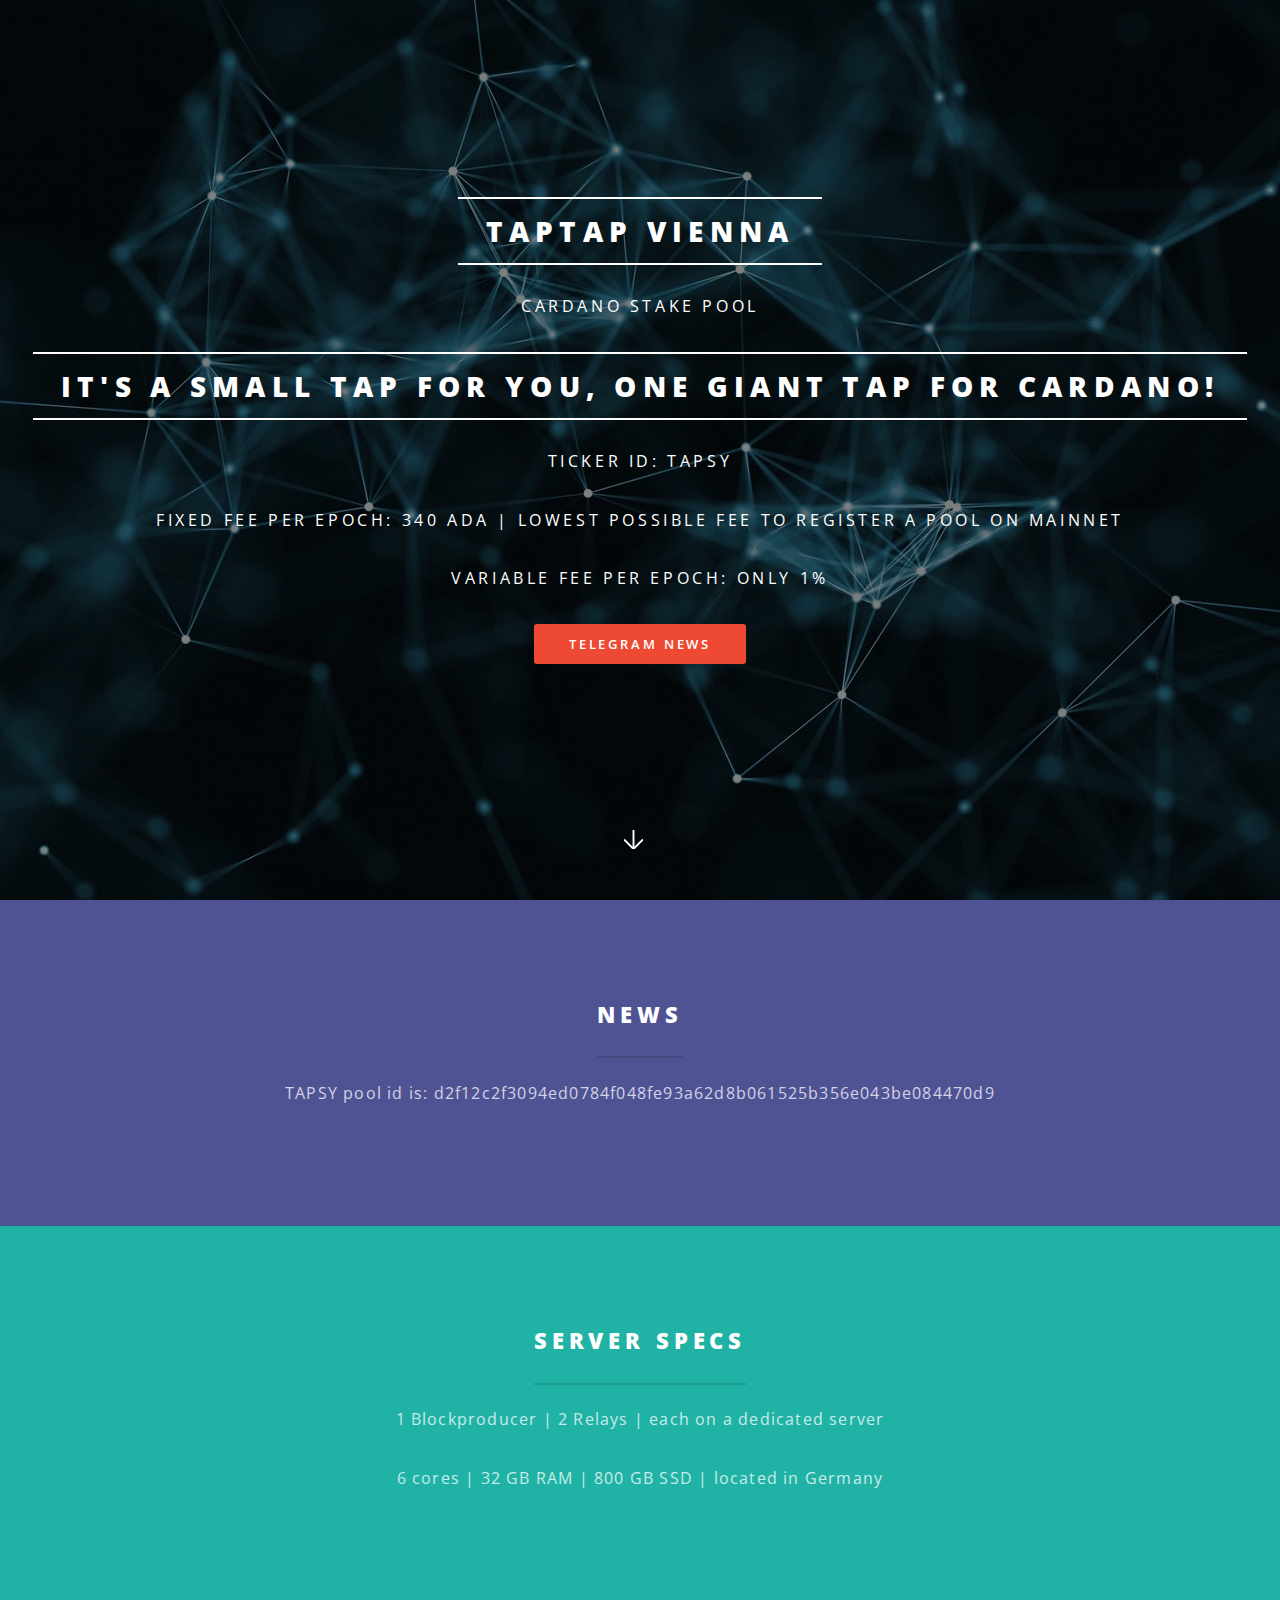
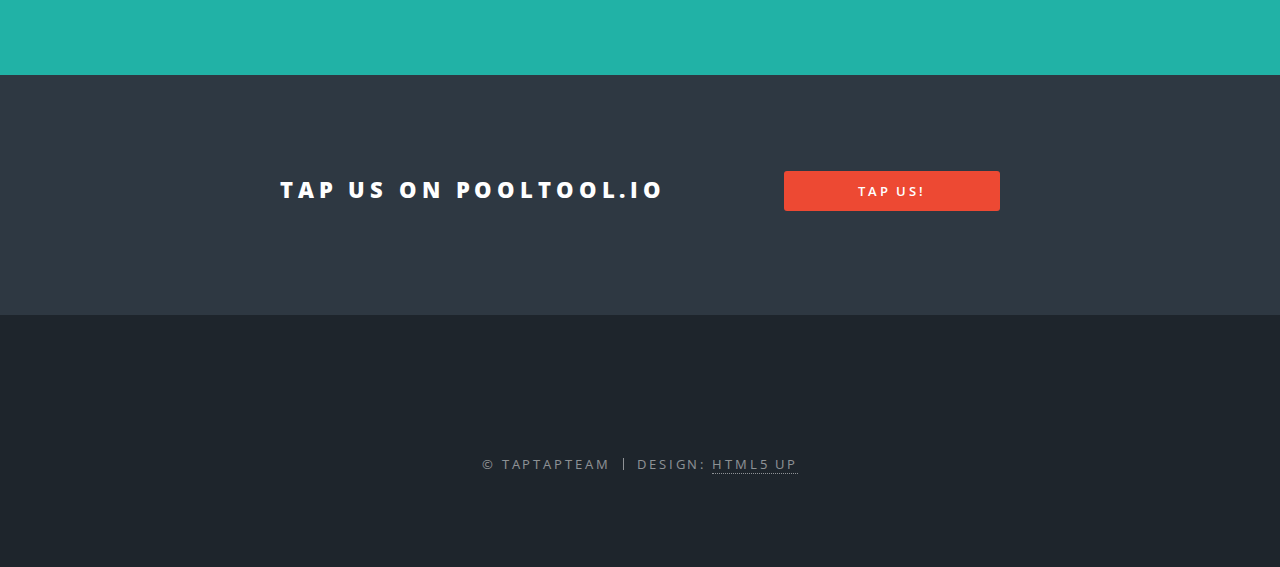
<file: index.html>
<!DOCTYPE HTML>

<html>
	<head>
		<title>TapTap Vienna</title>
		<meta charset="utf-8" />
		<meta name="viewport" content="width=device-width, initial-scale=1, user-scalable=no" />
		<link rel="stylesheet" href="assets/css/main.css" />
		<link rel="shortcut icon" type="image/png" href="images/favicon.png" />
		<noscript><link rel="stylesheet" href="assets/css/noscript.css" /></noscript>
	</head>
	<body class="landing is-preload">
     <div.dropdown-notification />
		<!-- Page Wrapper -->
			<div id="page-wrapper">

				<!-- Header -->
					<header id="header" class="alt">
						<h1><a href="index.html"> TAPSY | TapTap Vienna</a></h1>
						<nav id="nav">
							<ul>
							
							</ul>
						</nav>
					</header>

				<!-- Banner -->
					<section id="banner">
						<div class="inner">
							<h2>TapTap Vienna</h2>
							<p>Cardano Stake Pool </p>
							<h2> It's a small tap for you, one giant tap for cardano!  </h2>
							<p>	Ticker ID: TAPSY  </p>
							<p>	Fixed fee per epoch: 340 ADA | lowest possible fee to register a pool on mainnet</p>
							<p>	Variable fee per epoch: only 1%</p>
							<ul class="actions special">
							<li><a href="https://t.me/taptapstaking" class="button primary">Telegram News</a></li>
							</ul>
						</div>
						    <a href="#one" class="more scrolly"></a>
					</section>

					<!-- Three -->
					<section id="three" class="wrapper style3 special">
						<div class="inner">
							<header class="major">
								<h2>News</h2>
								<p>TAPSY pool id is: d2f12c2f3094ed0784f048fe93a62d8b061525b356e043be084470d9 </p>
							</header>
						</div>
					</section>
				
				<!-- One -->
					<section id="one" class="wrapper style1 special">
						<div class="inner">
							<header class="major">
								<h2>Server Specs </h2>
								<p>1 Blockproducer | 2 Relays | each on a dedicated server</p>
								<p>6 cores | 32 GB RAM | 800 GB SSD | located in Germany</p>
							</header>
							<ul class="icons major">
						
							</ul>
						</div>
					</section>

			
				<!-- CTA -->
					<section id="cta" class="wrapper style4">
						<div class="inner">
							<header>
								<h2>Tap us on pooltool.io</h2>
							</header>
							<ul class="actions stacked">
								<li><a href="https://pooltool.io/pool/d2f12c2f3094ed0784f048fe93a62d8b061525b356e043be084470d9/blocks" class="button fit primary">Tap Us!</a></li>
							</ul>
						</div>
					</section>

				<!-- Footer -->
					<footer id="footer">
						<ul class="icons">
							
						</ul>
						<ul class="copyright">
								<li>&copy; TapTapTeam</li><li>Design: <a href="http://html5up.net">HTML5 UP</a></li>
						</ul>
					</footer>

			</div>

		<!-- Scripts -->
			<script src="assets/js/jquery.min.js"></script>
			<script src="assets/js/jquery.scrollex.min.js"></script>
			<script src="assets/js/jquery.scrolly.min.js"></script>
			<script src="assets/js/browser.min.js"></script>
			<script src="assets/js/breakpoints.min.js"></script>
			<script src="assets/js/util.js"></script>
			<script src="assets/js/main.js"></script>

	</body>
</html>
</file>
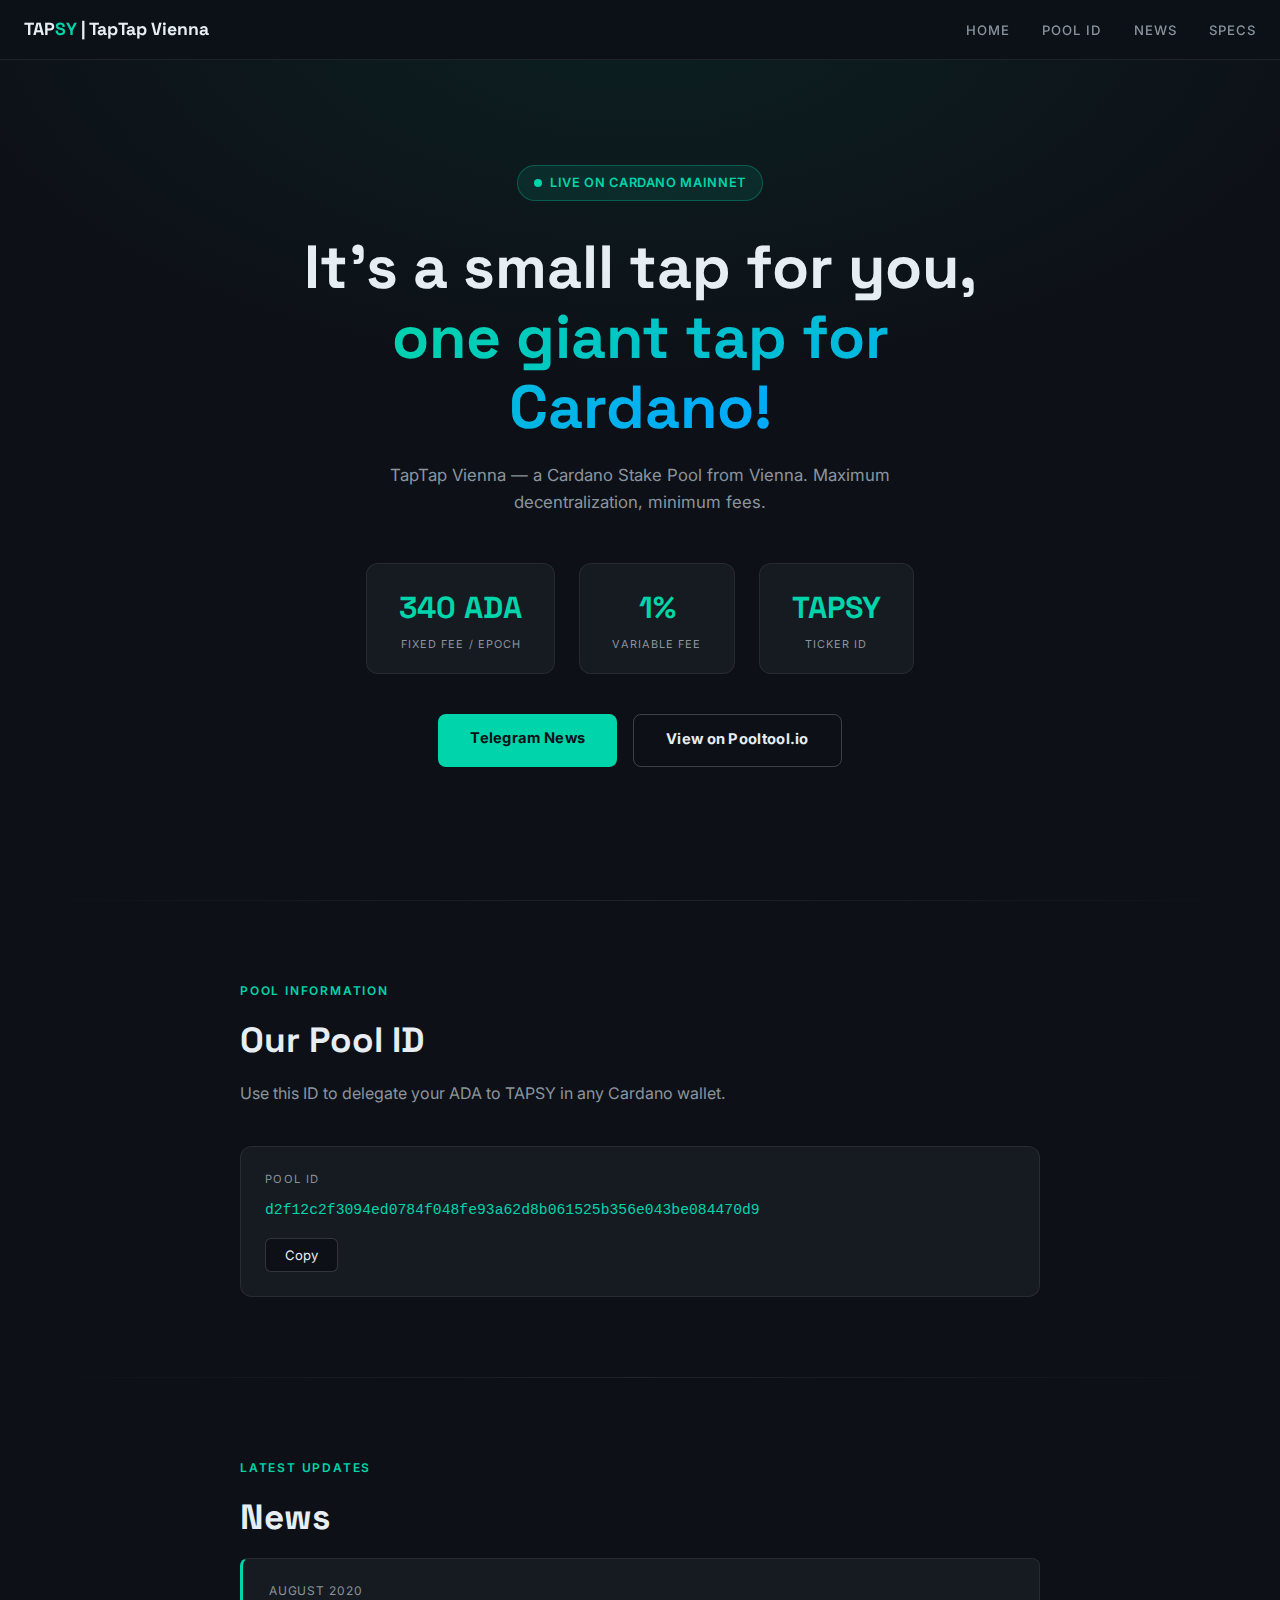
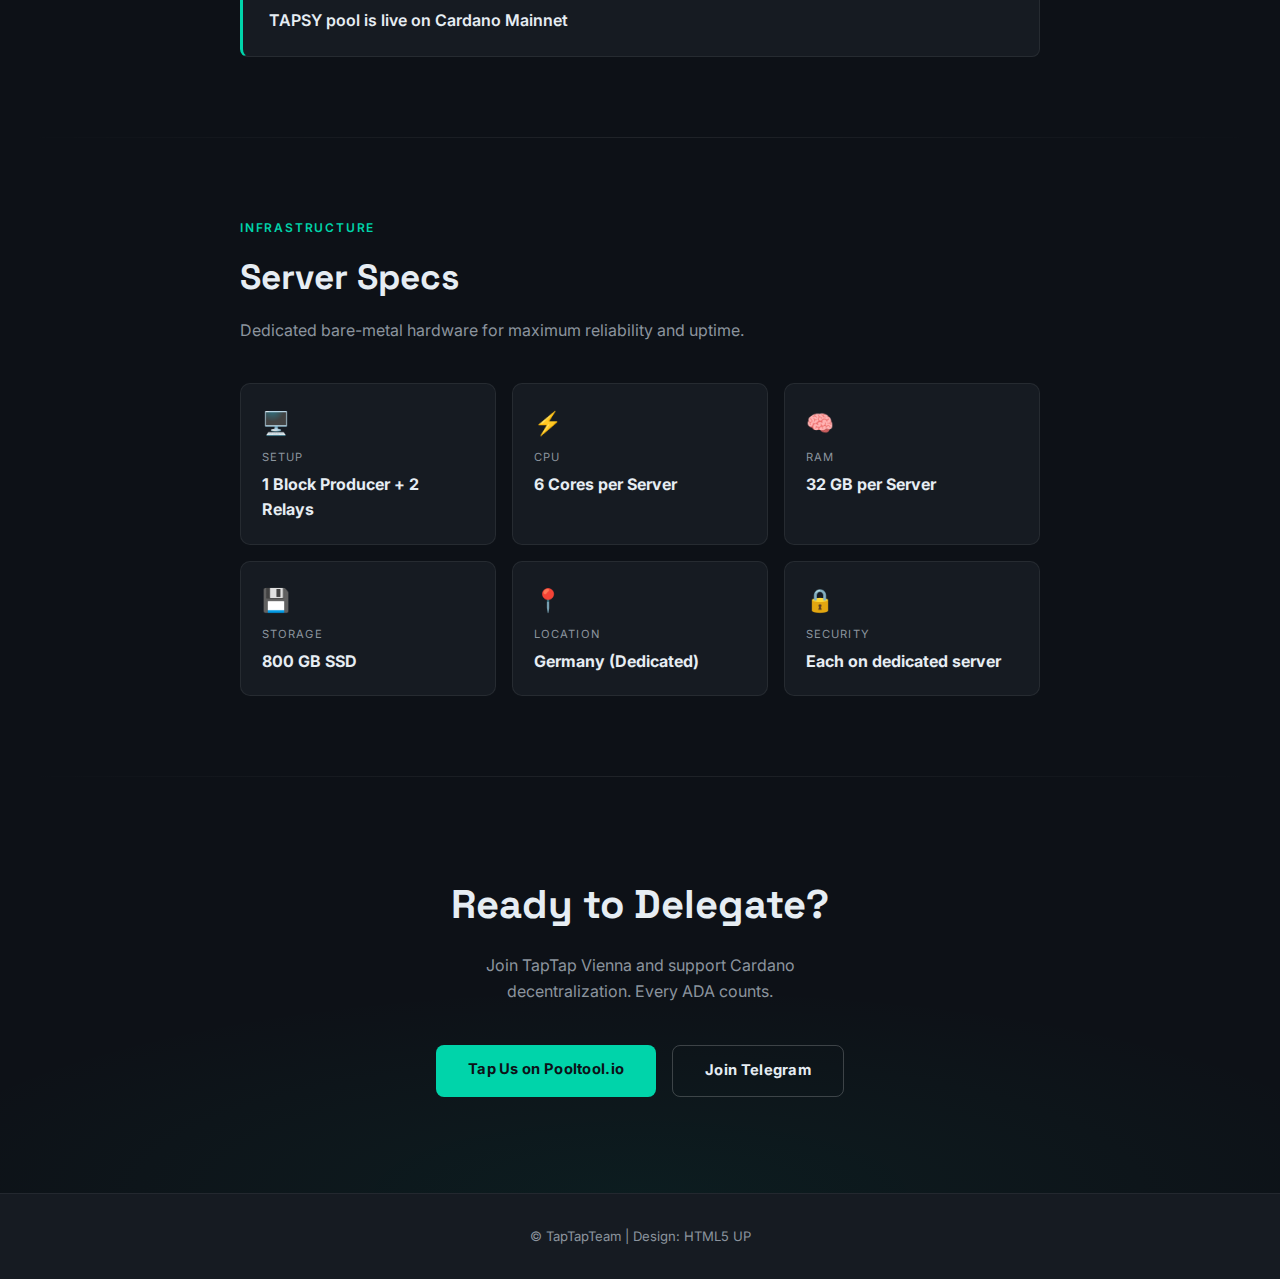
<file: index1.html>
<!DOCTYPE HTML>
<html>
<head>
<title>TapTap Vienna | TAPSY Cardano Stake Pool</title>
<meta charset="utf-8" />
<meta name="viewport" content="width=device-width, initial-scale=1" />
<link href="https://fonts.googleapis.com/css2?family=Inter:wght@400;500;600;700&family=Space+Grotesk:wght@700&display=swap" rel="stylesheet">
<style>
*{margin:0;padding:0;box-sizing:border-box}
:root{--primary:#00d4aa;--accent:#00a8ff;--dark:#0d1117;--dark2:#161b22;--muted:#8b949e;--text:#e6edf3}
body{background:var(--dark);color:var(--text);font-family:'Inter',sans-serif;line-height:1.6}
a{color:inherit;text-decoration:none}

/* ── HEADER ── */
header{position:fixed;top:0;left:0;right:0;height:60px;background:rgba(13,17,23,.95);backdrop-filter:blur(10px);border-bottom:1px solid rgba(255,255,255,.08);z-index:100;display:flex;align-items:center;padding:0 1.5rem;justify-content:space-between}
.logo{font-family:'Space Grotesk',sans-serif;font-weight:700;font-size:1.1rem;white-space:nowrap}
.logo span{color:var(--primary)}
nav ul{display:flex;gap:2rem;list-style:none}
nav a{color:var(--muted);font-size:.82rem;text-transform:uppercase;letter-spacing:.08em;font-weight:500;transition:.2s}
nav a:hover{color:var(--primary)}

/* ── HAMBURGER ── */
.menu-toggle{display:none;flex-direction:column;gap:5px;cursor:pointer;padding:4px;background:none;border:none}
.menu-toggle span{display:block;width:24px;height:2px;background:var(--text);border-radius:2px;transition:.3s}
.menu-toggle.open span:nth-child(1){transform:translateY(7px) rotate(45deg)}
.menu-toggle.open span:nth-child(2){opacity:0}
.menu-toggle.open span:nth-child(3){transform:translateY(-7px) rotate(-45deg)}

/* ── HERO ── */
.hero{min-height:100vh;display:flex;flex-direction:column;justify-content:center;align-items:center;text-align:center;padding:6rem 1.5rem 4rem;background:radial-gradient(ellipse 80% 60% at 50% 0%,rgba(0,212,170,.08) 0%,transparent 70%)}
.badge{display:inline-flex;align-items:center;gap:.5rem;background:rgba(0,212,170,.1);border:1px solid rgba(0,212,170,.3);border-radius:50px;padding:.4rem 1rem;font-size:.8rem;color:var(--primary);font-weight:600;margin-bottom:2rem;letter-spacing:.05em}
.dot{width:8px;height:8px;background:var(--primary);border-radius:50%;animation:pulse 2s infinite}
@keyframes pulse{0%,100%{opacity:1}50%{opacity:.3}}
.hero h1{font-family:'Space Grotesk',sans-serif;font-size:clamp(2rem,5vw,3.8rem);line-height:1.15;font-weight:700;margin-bottom:1.2rem;max-width:700px}
.hero h1 em{font-style:normal;background:linear-gradient(135deg,var(--primary),var(--accent));-webkit-background-clip:text;-webkit-text-fill-color:transparent}
.subtitle{color:var(--muted);font-size:1.05rem;max-width:500px;margin-bottom:3rem}

/* ── STATS ── */
.stats{display:flex;gap:1.5rem;justify-content:center;flex-wrap:wrap;margin-bottom:2.5rem}
.stat{background:var(--dark2);border:1px solid rgba(255,255,255,.07);border-radius:12px;padding:1.2rem 2rem;min-width:140px;text-align:center}
.stat .v{font-family:'Space Grotesk',sans-serif;font-size:1.9rem;font-weight:700;color:var(--primary);display:block}
.stat .l{font-size:.68rem;color:var(--muted);text-transform:uppercase;letter-spacing:.1em;margin-top:.25rem;display:block}

/* ── BUTTONS ── */
.btns{display:flex;gap:1rem;justify-content:center;flex-wrap:wrap}
.btn{padding:.85rem 2rem;border-radius:8px;font-weight:700;font-size:.92rem;cursor:pointer;transition:.2s;display:inline-block;letter-spacing:.02em}
.btn-g{background:var(--primary);color:var(--dark);border:none}
.btn-g:hover{background:#00bfa0;transform:translateY(-2px);box-shadow:0 8px 25px rgba(0,212,170,.3)}
.btn-o{border:1px solid rgba(255,255,255,.2);color:var(--text);background:transparent}
.btn-o:hover{border-color:var(--primary);color:var(--primary)}

/* ── SECTIONS ── */
section{padding:5rem 1.5rem}
.inner{max-width:800px;margin:0 auto}
.slabel{font-size:.75rem;text-transform:uppercase;letter-spacing:.15em;color:var(--primary);font-weight:600;margin-bottom:.75rem}
.divider{height:1px;background:linear-gradient(90deg,transparent,rgba(255,255,255,.08),transparent);margin:0 1.5rem}
h2{font-family:'Space Grotesk',sans-serif;font-size:2.2rem;font-weight:700;margin-bottom:.75rem}
.desc{color:var(--muted);font-size:1rem;max-width:560px;margin-bottom:2.5rem}

/* ── POOL BOX ── */
.pool-box{background:var(--dark2);border:1px solid rgba(255,255,255,.08);border-radius:12px;padding:1.5rem}
.pool-box .lbl{font-size:.7rem;text-transform:uppercase;letter-spacing:.12em;color:var(--muted);margin-bottom:.6rem}
.pool-id{font-family:monospace;font-size:.92rem;color:var(--primary);word-break:break-all;line-height:1.6;margin-bottom:1rem}
.copy-btn{background:var(--dark);border:1px solid rgba(255,255,255,.15);color:var(--text);padding:.5rem 1.2rem;border-radius:6px;font-size:.82rem;cursor:pointer;transition:.2s;font-family:'Inter',sans-serif}
.copy-btn:hover{border-color:var(--primary);color:var(--primary)}

/* ── NEWS ── */
.news-card{background:var(--dark2);border:1px solid rgba(255,255,255,.07);border-left:3px solid var(--primary);border-radius:8px;padding:1.4rem 1.6rem}
.news-date{font-size:.75rem;color:var(--muted);text-transform:uppercase;letter-spacing:.08em;margin-bottom:.5rem}
.news-title{font-weight:600;font-size:1rem;color:var(--text)}

/* ── SPECS ── */
.specs-grid{display:grid;grid-template-columns:repeat(auto-fit,minmax(200px,1fr));gap:1rem}
.spec{background:var(--dark2);border:1px solid rgba(255,255,255,.07);border-radius:10px;padding:1.3rem}
.spec-icon{font-size:1.4rem;margin-bottom:.5rem}
.spec-lbl{font-size:.7rem;text-transform:uppercase;letter-spacing:.1em;color:var(--muted);margin-bottom:.3rem}
.spec-val{font-weight:700;font-size:1rem;color:var(--text)}

/* ── CTA ── */
.cta{text-align:center;padding:6rem 1.5rem;background:radial-gradient(ellipse 60% 50% at 50% 100%,rgba(0,212,170,.06),transparent)}
.cta h2{font-size:clamp(1.8rem,5vw,2.5rem);margin-bottom:1rem}
.cta p{color:var(--muted);margin-bottom:2.5rem;max-width:420px;margin-left:auto;margin-right:auto}

/* ── FOOTER ── */
footer{background:var(--dark2);border-top:1px solid rgba(255,255,255,.06);padding:2rem 1.5rem;text-align:center;font-size:.82rem;color:var(--muted)}


/* ════════════════════════════════════
   MOBILE STYLES  (≤ 768px)
════════════════════════════════════ */
@media (max-width: 768px) {

  /* Header: Logo etwas kleiner, Nav ausblenden */
  header { padding: 0 1rem; }
  .logo { font-size: .95rem; }

  /* Hamburger einblenden */
  .menu-toggle { display: flex; }

  /* Nav: standardmäßig versteckt, als Dropdown */
  nav {
    position: fixed;
    top: 60px;
    left: 0;
    right: 0;
    background: rgba(13,17,23,.98);
    border-bottom: 1px solid rgba(255,255,255,.08);
    max-height: 0;
    overflow: hidden;
    transition: max-height .3s ease;
  }
  nav.open { max-height: 300px; }
  nav ul {
    flex-direction: column;
    gap: 0;
    padding: .5rem 0;
  }
  nav ul li a {
    display: block;
    padding: .85rem 1.5rem;
    font-size: .9rem;
    border-bottom: 1px solid rgba(255,255,255,.04);
  }

  /* Hero */
  .hero { padding: 5.5rem 1.2rem 3rem; }
  .hero h1 { font-size: clamp(1.7rem, 7vw, 2.4rem); }
  .subtitle { font-size: .95rem; margin-bottom: 2rem; }
  .badge { font-size: .72rem; }

  /* Stats: 1 Spalte, volle Breite */
  .stats {
    flex-direction: column;
    align-items: center;
    gap: 1rem;
  }
  .stat {
    width: 100%;
    max-width: 320px;
    padding: 1rem 1.5rem;
  }
  .stat .v { font-size: 1.6rem; }

  /* Buttons: volle Breite */
  .btns { flex-direction: column; align-items: center; }
  .btn { width: 100%; max-width: 320px; text-align: center; padding: .85rem 1rem; }

  /* Sections */
  section { padding: 3.5rem 1.2rem; }
  .divider { margin: 0 1rem; }
  h2 { font-size: 1.7rem; }
  .desc { font-size: .92rem; margin-bottom: 1.75rem; }

  /* Pool ID: kleinere Monospace-Schrift */
  .pool-id { font-size: .78rem; }
  .copy-btn { width: 100%; text-align: center; }

  /* Specs: 1 Spalte */
  .specs-grid { grid-template-columns: 1fr; }

  /* CTA */
  .cta { padding: 4rem 1.2rem; }
}

/* ════════════════════════════════════
   EXTRA SMALL  (≤ 380px)
════════════════════════════════════ */
@media (max-width: 380px) {
  .logo { font-size: .85rem; }
  .hero h1 { font-size: 1.5rem; }
  .stat .v { font-size: 1.4rem; }
  .pool-id { font-size: .7rem; }
}
</style>
</head>
<body>

<header>
  <div class="logo">TAP<span>SY</span> | TapTap Vienna</div>
  <button class="menu-toggle" id="menuBtn" aria-label="Menü öffnen">
    <span></span><span></span><span></span>
  </button>
  <nav id="mainNav"><ul>
    <li><a href="#hero">Home</a></li>
    <li><a href="#pool">Pool ID</a></li>
    <li><a href="#news">News</a></li>
    <li><a href="#specs">Specs</a></li>
  </ul></nav>
</header>

<section class="hero" id="hero">
  <div class="badge"><span class="dot"></span>LIVE ON CARDANO MAINNET</div>
  <h1>It's a small tap for you,<br><em>one giant tap for Cardano!</em></h1>
  <p class="subtitle">TapTap Vienna &mdash; a Cardano Stake Pool from Vienna. Maximum decentralization, minimum fees.</p>
  <div class="stats">
    <div class="stat"><span class="v">340 ADA</span><span class="l">Fixed Fee / Epoch</span></div>
    <div class="stat"><span class="v">1%</span><span class="l">Variable Fee</span></div>
    <div class="stat"><span class="v">TAPSY</span><span class="l">Ticker ID</span></div>
  </div>
  <div class="btns">
    <a href="https://t.me/taptapstaking" class="btn btn-g">Telegram News</a>
    <a href="https://pooltool.io/pool/d2f12c2f3094ed0784f048fe93a62d8b061525b356e043be084470d9/blocks" class="btn btn-o">View on Pooltool.io</a>
  </div>
</section>

<div class="divider"></div>

<section id="pool">
  <div class="inner">
    <div class="slabel">Pool Information</div>
    <h2>Our Pool ID</h2>
    <p class="desc">Use this ID to delegate your ADA to TAPSY in any Cardano wallet.</p>
    <div class="pool-box">
      <div class="lbl">Pool ID</div>
      <div class="pool-id" id="pid">d2f12c2f3094ed0784f048fe93a62d8b061525b356e043be084470d9</div>
      <button class="copy-btn" onclick="var t=document.getElementById('pid').innerText;navigator.clipboard.writeText(t);this.innerText='Copied!';setTimeout(()=>this.innerText='Copy',2000)">Copy</button>
    </div>
  </div>
</section>

<div class="divider"></div>

<section id="news">
  <div class="inner">
    <div class="slabel">Latest Updates</div>
    <h2>News</h2>
    <div class="news-card">
      <div class="news-date">August 2020</div>
      <div class="news-title">TAPSY pool is live on Cardano Mainnet</div>
    </div>
  </div>
</section>

<div class="divider"></div>

<section id="specs">
  <div class="inner">
    <div class="slabel">Infrastructure</div>
    <h2>Server Specs</h2>
    <p class="desc">Dedicated bare-metal hardware for maximum reliability and uptime.</p>
    <div class="specs-grid">
      <div class="spec"><div class="spec-icon">🖥️</div><div class="spec-lbl">Setup</div><div class="spec-val">1 Block Producer + 2 Relays</div></div>
      <div class="spec"><div class="spec-icon">⚡</div><div class="spec-lbl">CPU</div><div class="spec-val">6 Cores per Server</div></div>
      <div class="spec"><div class="spec-icon">🧠</div><div class="spec-lbl">RAM</div><div class="spec-val">32 GB per Server</div></div>
      <div class="spec"><div class="spec-icon">💾</div><div class="spec-lbl">Storage</div><div class="spec-val">800 GB SSD</div></div>
      <div class="spec"><div class="spec-icon">📍</div><div class="spec-lbl">Location</div><div class="spec-val">Germany (Dedicated)</div></div>
      <div class="spec"><div class="spec-icon">🔒</div><div class="spec-lbl">Security</div><div class="spec-val">Each on dedicated server</div></div>
    </div>
  </div>
</section>

<div class="divider"></div>

<section class="cta">
  <h2>Ready to Delegate?</h2>
  <p>Join TapTap Vienna and support Cardano decentralization. Every ADA counts.</p>
  <div class="btns">
    <a href="https://pooltool.io/pool/d2f12c2f3094ed0784f048fe93a62d8b061525b356e043be084470d9/blocks" class="btn btn-g">Tap Us on Pooltool.io</a>
    <a href="https://t.me/taptapstaking" class="btn btn-o">Join Telegram</a>
  </div>
</section>

<footer>&copy; TapTapTeam | Design: HTML5 UP</footer>

<script>
  // Hamburger Menü Toggle
  const btn = document.getElementById('menuBtn');
  const nav = document.getElementById('mainNav');
  btn.addEventListener('click', () => {
    btn.classList.toggle('open');
    nav.classList.toggle('open');
  });
  // Nav schließen nach Klick auf Link
  nav.querySelectorAll('a').forEach(link => {
    link.addEventListener('click', () => {
      btn.classList.remove('open');
      nav.classList.remove('open');
    });
  });
</script>

</body>
</html>
</file>
<file: assets/css/noscript.css>
/*
	Spectral by HTML5 UP
	html5up.net | @ajlkn
	Free for personal and commercial use under the CCA 3.0 license (html5up.net/license)
*/

/* Banner */

	body.is-preload #banner h2 {
		-moz-transform: none;
		-webkit-transform: none;
		-ms-transform: none;
		transform: none;
		opacity: 1;
	}

		body.is-preload #banner h2:before, body.is-preload #banner h2:after {
			width: 100%;
		}

	body.is-preload #banner .more {
		-moz-transform: none;
		-webkit-transform: none;
		-ms-transform: none;
		transform: none;
		opacity: 1;
	}

	body.is-preload #banner:after {
		opacity: 0;
	}
</file>
<file: assets/css/main.css>
@import url(fontawesome-all.min.css);
@import url("https://fonts.googleapis.com/css?family=Open+Sans:400,400italic,600,600italic,800,800italic");

/*
	Spectral by HTML5 UP
	html5up.net | @ajlkn
	Free for personal and commercial use under the CCA 3.0 license (html5up.net/license)
*/





html, body, div, span, applet, object,
iframe, h1, h2, h3, h4, h5, h6, p, blockquote,
pre, a, abbr, acronym, address, big, cite,
code, del, dfn, em, img, ins, kbd, q, s, samp,
small, strike, strong, sub, sup, tt, var, b,
u, i, center, dl, dt, dd, ol, ul, li, fieldset,
form, label, legend, table, caption, tbody,
tfoot, thead, tr, th, td, article, aside,
canvas, details, embed, figure, figcaption,
footer, header, hgroup, menu, nav, output, ruby,
section, summary, time, mark, audio, video {
	margin: 0;
	padding: 0;
	border: 0;
	font-size: 100%;
	font: inherit;
	vertical-align: baseline;}

article, aside, details, figcaption, figure,
footer, header, hgroup, menu, nav, section {
	display: block;}



.dropdown-notification {
  height: 15vh;
  position: absolute;
  top: 0;
  left: 0;
  right: 0;
  z-index: 999;
  line-height: 25px;
  background-color: rgb(247, 119, 0);
  animation: welcome-dropdown 2s ease, welcome-fadeout 1s 10s forwards;
  border-radius: 20px;
  display: flex;
  flex-direction: column;
  justify-content: center;
  align-items: center;
}





body {
	line-height: 1;
}

ol, ul {
	list-style: none;
}

blockquote, q {
	quotes: none;
}

	blockquote:before, blockquote:after, q:before, q:after {
		content: '';
		content: none;
	}

table {
	border-collapse: collapse;
	border-spacing: 0;
}

body {
	-webkit-text-size-adjust: none;
}

mark {
	background-color: transparent;
	color: inherit;
}

input::-moz-focus-inner {
	border: 0;
	padding: 0;
}

input, select, textarea {
	-moz-appearance: none;
	-webkit-appearance: none;
	-ms-appearance: none;
	appearance: none;
}

/* Basic */

	@-ms-viewport {
		width: device-width;
	}

	html {
		box-sizing: border-box;
	}

	*, *:before, *:after {
		box-sizing: inherit;
	}

	body {
		background: #2e3842;
	}

		body.is-preload *, body.is-preload *:before, body.is-preload *:after {
			-moz-animation: none !important;
			-webkit-animation: none !important;
			-ms-animation: none !important;
			animation: none !important;
			-moz-transition: none !important;
			-webkit-transition: none !important;
			-ms-transition: none !important;
			transition: none !important;
		}

	body, input, select, textarea {
		color: #fff;
		font-family: "Open Sans", Helvetica, sans-serif;
		font-size: 15pt;
		font-weight: 400;
		letter-spacing: 0.075em;
		line-height: 1.65em;
	}

		@media screen and (max-width: 1680px) {

			body, input, select, textarea {
				font-size: 13pt;
			}

		}

		@media screen and (max-width: 1280px) {

			body, input, select, textarea {
				font-size: 12pt;
			}

		}

		@media screen and (max-width: 736px) {

			body, input, select, textarea {
				font-size: 11pt;
				letter-spacing: 0.0375em;
			}

		}

	a {
		-moz-transition: color 0.2s ease, border-bottom-color 0.2s ease;
		-webkit-transition: color 0.2s ease, border-bottom-color 0.2s ease;
		-ms-transition: color 0.2s ease, border-bottom-color 0.2s ease;
		transition: color 0.2s ease, border-bottom-color 0.2s ease;
		border-bottom: dotted 1px;
		color: inherit;
		text-decoration: none;
	}

		a:hover {
			border-bottom-color: transparent;
		}

	strong, b {
		color: #fff;
		font-weight: 600;
	}

	em, i {
		font-style: italic;
	}

	p {
		margin: 0 0 2em 0;
	}

	h1, h2, h3, h4, h5, h6 {
		color: #fff;
		font-weight: 800;
		letter-spacing: 0.225em;
		line-height: 1em;
		margin: 0 0 1em 0;
		text-transform: uppercase;
	}

		h1 a, h2 a, h3 a, h4 a, h5 a, h6 a {
			color: inherit;
			text-decoration: none;
		}

	h2 {
		font-size: 1.35em;
		line-height: 1.75em;
	}

		@media screen and (max-width: 736px) {

			h2 {
				font-size: 1.1em;
				line-height: 1.65em;
			}

		}

	h3 {
		font-size: 1.15em;
		line-height: 1.75em;
	}

		@media screen and (max-width: 736px) {

			h3 {
				font-size: 1em;
				line-height: 1.65em;
			}

		}

	h4 {
		font-size: 1em;
		line-height: 1.5em;
	}

	h5 {
		font-size: 0.8em;
		line-height: 1.5em;
	}

	h6 {
		font-size: 0.7em;
		line-height: 1.5em;
	}

	sub {
		font-size: 0.8em;
		position: relative;
		top: 0.5em;
	}

	sup {
		font-size: 0.8em;
		position: relative;
		top: -0.5em;
	}

	hr {
		border: 0;
		border-bottom: solid 2px #fff;
		margin: 3em 0;
	}

		hr.major {
			margin: 4.5em 0;
		}

	blockquote {
		border-left: solid 4px #fff;
		font-style: italic;
		margin: 0 0 2em 0;
		padding: 0.5em 0 0.5em 2em;
	}

	code {
		background: rgba(144, 144, 144, 0.25);
		border-radius: 3px;
		font-family: "Courier New", monospace;
		font-size: 0.9em;
		letter-spacing: 0;
		margin: 0 0.25em;
		padding: 0.25em 0.65em;
	}

	pre {
		-webkit-overflow-scrolling: touch;
		font-family: "Courier New", monospace;
		font-size: 0.9em;
		margin: 0 0 2em 0;
	}

		pre code {
			display: block;
			line-height: 1.75em;
			padding: 1em 1.5em;
			overflow-x: auto;
		}

	.align-left {
		text-align: left;
	}

	.align-center {
		text-align: center;
	}

	.align-right {
		text-align: right;
	}

/* Row */

	.row {
		display: flex;
		flex-wrap: wrap;
		box-sizing: border-box;
		align-items: stretch;
	}

		.row > * {
			box-sizing: border-box;
		}

		.row.gtr-uniform > * > :last-child {
			margin-bottom: 0;
		}

		.row.aln-left {
			justify-content: flex-start;
		}

		.row.aln-center {
			justify-content: center;
		}

		.row.aln-right {
			justify-content: flex-end;
		}

		.row.aln-top {
			align-items: flex-start;
		}

		.row.aln-middle {
			align-items: center;
		}

		.row.aln-bottom {
			align-items: flex-end;
		}

		.row > .imp {
			order: -1;
		}

		.row > .col-1 {
			width: 8.33333%;
		}

		.row > .off-1 {
			margin-left: 8.33333%;
		}

		.row > .col-2 {
			width: 16.66667%;
		}

		.row > .off-2 {
			margin-left: 16.66667%;
		}

		.row > .col-3 {
			width: 25%;
		}

		.row > .off-3 {
			margin-left: 25%;
		}

		.row > .col-4 {
			width: 33.33333%;
		}

		.row > .off-4 {
			margin-left: 33.33333%;
		}

		.row > .col-5 {
			width: 41.66667%;
		}

		.row > .off-5 {
			margin-left: 41.66667%;
		}

		.row > .col-6 {
			width: 50%;
		}

		.row > .off-6 {
			margin-left: 50%;
		}

		.row > .col-7 {
			width: 58.33333%;
		}

		.row > .off-7 {
			margin-left: 58.33333%;
		}

		.row > .col-8 {
			width: 66.66667%;
		}

		.row > .off-8 {
			margin-left: 66.66667%;
		}

		.row > .col-9 {
			width: 75%;
		}

		.row > .off-9 {
			margin-left: 75%;
		}

		.row > .col-10 {
			width: 83.33333%;
		}

		.row > .off-10 {
			margin-left: 83.33333%;
		}

		.row > .col-11 {
			width: 91.66667%;
		}

		.row > .off-11 {
			margin-left: 91.66667%;
		}

		.row > .col-12 {
			width: 100%;
		}

		.row > .off-12 {
			margin-left: 100%;
		}

		.row.gtr-0 {
			margin-top: 0;
			margin-left: 0em;
		}

			.row.gtr-0 > * {
				padding: 0 0 0 0em;
			}

			.row.gtr-0.gtr-uniform {
				margin-top: 0em;
			}

				.row.gtr-0.gtr-uniform > * {
					padding-top: 0em;
				}

		.row.gtr-25 {
			margin-top: 0;
			margin-left: -0.375em;
		}

			.row.gtr-25 > * {
				padding: 0 0 0 0.375em;
			}

			.row.gtr-25.gtr-uniform {
				margin-top: -0.375em;
			}

				.row.gtr-25.gtr-uniform > * {
					padding-top: 0.375em;
				}

		.row.gtr-50 {
			margin-top: 0;
			margin-left: -0.75em;
		}

			.row.gtr-50 > * {
				padding: 0 0 0 0.75em;
			}

			.row.gtr-50.gtr-uniform {
				margin-top: -0.75em;
			}

				.row.gtr-50.gtr-uniform > * {
					padding-top: 0.75em;
				}

		.row {
			margin-top: 0;
			margin-left: -1.5em;
		}

			.row > * {
				padding: 0 0 0 1.5em;
			}

			.row.gtr-uniform {
				margin-top: -1.5em;
			}

				.row.gtr-uniform > * {
					padding-top: 1.5em;
				}

		.row.gtr-150 {
			margin-top: 0;
			margin-left: -2.25em;
		}

			.row.gtr-150 > * {
				padding: 0 0 0 2.25em;
			}

			.row.gtr-150.gtr-uniform {
				margin-top: -2.25em;
			}

				.row.gtr-150.gtr-uniform > * {
					padding-top: 2.25em;
				}

		.row.gtr-200 {
			margin-top: 0;
			margin-left: -3em;
		}

			.row.gtr-200 > * {
				padding: 0 0 0 3em;
			}

			.row.gtr-200.gtr-uniform {
				margin-top: -3em;
			}

				.row.gtr-200.gtr-uniform > * {
					padding-top: 3em;
				}

		@media screen and (max-width: 1680px) {

			.row {
				display: flex;
				flex-wrap: wrap;
				box-sizing: border-box;
				align-items: stretch;
			}

				.row > * {
					box-sizing: border-box;
				}

				.row.gtr-uniform > * > :last-child {
					margin-bottom: 0;
				}

				.row.aln-left {
					justify-content: flex-start;
				}

				.row.aln-center {
					justify-content: center;
				}

				.row.aln-right {
					justify-content: flex-end;
				}

				.row.aln-top {
					align-items: flex-start;
				}

				.row.aln-middle {
					align-items: center;
				}

				.row.aln-bottom {
					align-items: flex-end;
				}

				.row > .imp-xlarge {
					order: -1;
				}

				.row > .col-1-xlarge {
					width: 8.33333%;
				}

				.row > .off-1-xlarge {
					margin-left: 8.33333%;
				}

				.row > .col-2-xlarge {
					width: 16.66667%;
				}

				.row > .off-2-xlarge {
					margin-left: 16.66667%;
				}

				.row > .col-3-xlarge {
					width: 25%;
				}

				.row > .off-3-xlarge {
					margin-left: 25%;
				}

				.row > .col-4-xlarge {
					width: 33.33333%;
				}

				.row > .off-4-xlarge {
					margin-left: 33.33333%;
				}

				.row > .col-5-xlarge {
					width: 41.66667%;
				}

				.row > .off-5-xlarge {
					margin-left: 41.66667%;
				}

				.row > .col-6-xlarge {
					width: 50%;
				}

				.row > .off-6-xlarge {
					margin-left: 50%;
				}

				.row > .col-7-xlarge {
					width: 58.33333%;
				}

				.row > .off-7-xlarge {
					margin-left: 58.33333%;
				}

				.row > .col-8-xlarge {
					width: 66.66667%;
				}

				.row > .off-8-xlarge {
					margin-left: 66.66667%;
				}

				.row > .col-9-xlarge {
					width: 75%;
				}

				.row > .off-9-xlarge {
					margin-left: 75%;
				}

				.row > .col-10-xlarge {
					width: 83.33333%;
				}

				.row > .off-10-xlarge {
					margin-left: 83.33333%;
				}

				.row > .col-11-xlarge {
					width: 91.66667%;
				}

				.row > .off-11-xlarge {
					margin-left: 91.66667%;
				}

				.row > .col-12-xlarge {
					width: 100%;
				}

				.row > .off-12-xlarge {
					margin-left: 100%;
				}

				.row.gtr-0 {
					margin-top: 0;
					margin-left: 0em;
				}

					.row.gtr-0 > * {
						padding: 0 0 0 0em;
					}

					.row.gtr-0.gtr-uniform {
						margin-top: 0em;
					}

						.row.gtr-0.gtr-uniform > * {
							padding-top: 0em;
						}

				.row.gtr-25 {
					margin-top: 0;
					margin-left: -0.375em;
				}

					.row.gtr-25 > * {
						padding: 0 0 0 0.375em;
					}

					.row.gtr-25.gtr-uniform {
						margin-top: -0.375em;
					}

						.row.gtr-25.gtr-uniform > * {
							padding-top: 0.375em;
						}

				.row.gtr-50 {
					margin-top: 0;
					margin-left: -0.75em;
				}

					.row.gtr-50 > * {
						padding: 0 0 0 0.75em;
					}

					.row.gtr-50.gtr-uniform {
						margin-top: -0.75em;
					}

						.row.gtr-50.gtr-uniform > * {
							padding-top: 0.75em;
						}

				.row {
					margin-top: 0;
					margin-left: -1.5em;
				}

					.row > * {
						padding: 0 0 0 1.5em;
					}

					.row.gtr-uniform {
						margin-top: -1.5em;
					}

						.row.gtr-uniform > * {
							padding-top: 1.5em;
						}

				.row.gtr-150 {
					margin-top: 0;
					margin-left: -2.25em;
				}

					.row.gtr-150 > * {
						padding: 0 0 0 2.25em;
					}

					.row.gtr-150.gtr-uniform {
						margin-top: -2.25em;
					}

						.row.gtr-150.gtr-uniform > * {
							padding-top: 2.25em;
						}

				.row.gtr-200 {
					margin-top: 0;
					margin-left: -3em;
				}

					.row.gtr-200 > * {
						padding: 0 0 0 3em;
					}

					.row.gtr-200.gtr-uniform {
						margin-top: -3em;
					}

						.row.gtr-200.gtr-uniform > * {
							padding-top: 3em;
						}

		}

		@media screen and (max-width: 1280px) {

			.row {
				display: flex;
				flex-wrap: wrap;
				box-sizing: border-box;
				align-items: stretch;
			}

				.row > * {
					box-sizing: border-box;
				}

				.row.gtr-uniform > * > :last-child {
					margin-bottom: 0;
				}

				.row.aln-left {
					justify-content: flex-start;
				}

				.row.aln-center {
					justify-content: center;
				}

				.row.aln-right {
					justify-content: flex-end;
				}

				.row.aln-top {
					align-items: flex-start;
				}

				.row.aln-middle {
					align-items: center;
				}

				.row.aln-bottom {
					align-items: flex-end;
				}

				.row > .imp-large {
					order: -1;
				}

				.row > .col-1-large {
					width: 8.33333%;
				}

				.row > .off-1-large {
					margin-left: 8.33333%;
				}

				.row > .col-2-large {
					width: 16.66667%;
				}

				.row > .off-2-large {
					margin-left: 16.66667%;
				}

				.row > .col-3-large {
					width: 25%;
				}

				.row > .off-3-large {
					margin-left: 25%;
				}

				.row > .col-4-large {
					width: 33.33333%;
				}

				.row > .off-4-large {
					margin-left: 33.33333%;
				}

				.row > .col-5-large {
					width: 41.66667%;
				}

				.row > .off-5-large {
					margin-left: 41.66667%;
				}

				.row > .col-6-large {
					width: 50%;
				}

				.row > .off-6-large {
					margin-left: 50%;
				}

				.row > .col-7-large {
					width: 58.33333%;
				}

				.row > .off-7-large {
					margin-left: 58.33333%;
				}

				.row > .col-8-large {
					width: 66.66667%;
				}

				.row > .off-8-large {
					margin-left: 66.66667%;
				}

				.row > .col-9-large {
					width: 75%;
				}

				.row > .off-9-large {
					margin-left: 75%;
				}

				.row > .col-10-large {
					width: 83.33333%;
				}

				.row > .off-10-large {
					margin-left: 83.33333%;
				}

				.row > .col-11-large {
					width: 91.66667%;
				}

				.row > .off-11-large {
					margin-left: 91.66667%;
				}

				.row > .col-12-large {
					width: 100%;
				}

				.row > .off-12-large {
					margin-left: 100%;
				}

				.row.gtr-0 {
					margin-top: 0;
					margin-left: 0em;
				}

					.row.gtr-0 > * {
						padding: 0 0 0 0em;
					}

					.row.gtr-0.gtr-uniform {
						margin-top: 0em;
					}

						.row.gtr-0.gtr-uniform > * {
							padding-top: 0em;
						}

				.row.gtr-25 {
					margin-top: 0;
					margin-left: -0.375em;
				}

					.row.gtr-25 > * {
						padding: 0 0 0 0.375em;
					}

					.row.gtr-25.gtr-uniform {
						margin-top: -0.375em;
					}

						.row.gtr-25.gtr-uniform > * {
							padding-top: 0.375em;
						}

				.row.gtr-50 {
					margin-top: 0;
					margin-left: -0.75em;
				}

					.row.gtr-50 > * {
						padding: 0 0 0 0.75em;
					}

					.row.gtr-50.gtr-uniform {
						margin-top: -0.75em;
					}

						.row.gtr-50.gtr-uniform > * {
							padding-top: 0.75em;
						}

				.row {
					margin-top: 0;
					margin-left: -1.5em;
				}

					.row > * {
						padding: 0 0 0 1.5em;
					}

					.row.gtr-uniform {
						margin-top: -1.5em;
					}

						.row.gtr-uniform > * {
							padding-top: 1.5em;
						}

				.row.gtr-150 {
					margin-top: 0;
					margin-left: -2.25em;
				}

					.row.gtr-150 > * {
						padding: 0 0 0 2.25em;
					}

					.row.gtr-150.gtr-uniform {
						margin-top: -2.25em;
					}

						.row.gtr-150.gtr-uniform > * {
							padding-top: 2.25em;
						}

				.row.gtr-200 {
					margin-top: 0;
					margin-left: -3em;
				}

					.row.gtr-200 > * {
						padding: 0 0 0 3em;
					}

					.row.gtr-200.gtr-uniform {
						margin-top: -3em;
					}

						.row.gtr-200.gtr-uniform > * {
							padding-top: 3em;
						}

		}

		@media screen and (max-width: 980px) {

			.row {
				display: flex;
				flex-wrap: wrap;
				box-sizing: border-box;
				align-items: stretch;
			}

				.row > * {
					box-sizing: border-box;
				}

				.row.gtr-uniform > * > :last-child {
					margin-bottom: 0;
				}

				.row.aln-left {
					justify-content: flex-start;
				}

				.row.aln-center {
					justify-content: center;
				}

				.row.aln-right {
					justify-content: flex-end;
				}

				.row.aln-top {
					align-items: flex-start;
				}

				.row.aln-middle {
					align-items: center;
				}

				.row.aln-bottom {
					align-items: flex-end;
				}

				.row > .imp-medium {
					order: -1;
				}

				.row > .col-1-medium {
					width: 8.33333%;
				}

				.row > .off-1-medium {
					margin-left: 8.33333%;
				}

				.row > .col-2-medium {
					width: 16.66667%;
				}

				.row > .off-2-medium {
					margin-left: 16.66667%;
				}

				.row > .col-3-medium {
					width: 25%;
				}

				.row > .off-3-medium {
					margin-left: 25%;
				}

				.row > .col-4-medium {
					width: 33.33333%;
				}

				.row > .off-4-medium {
					margin-left: 33.33333%;
				}

				.row > .col-5-medium {
					width: 41.66667%;
				}

				.row > .off-5-medium {
					margin-left: 41.66667%;
				}

				.row > .col-6-medium {
					width: 50%;
				}

				.row > .off-6-medium {
					margin-left: 50%;
				}

				.row > .col-7-medium {
					width: 58.33333%;
				}

				.row > .off-7-medium {
					margin-left: 58.33333%;
				}

				.row > .col-8-medium {
					width: 66.66667%;
				}

				.row > .off-8-medium {
					margin-left: 66.66667%;
				}

				.row > .col-9-medium {
					width: 75%;
				}

				.row > .off-9-medium {
					margin-left: 75%;
				}

				.row > .col-10-medium {
					width: 83.33333%;
				}

				.row > .off-10-medium {
					margin-left: 83.33333%;
				}

				.row > .col-11-medium {
					width: 91.66667%;
				}

				.row > .off-11-medium {
					margin-left: 91.66667%;
				}

				.row > .col-12-medium {
					width: 100%;
				}

				.row > .off-12-medium {
					margin-left: 100%;
				}

				.row.gtr-0 {
					margin-top: 0;
					margin-left: 0em;
				}

					.row.gtr-0 > * {
						padding: 0 0 0 0em;
					}

					.row.gtr-0.gtr-uniform {
						margin-top: 0em;
					}

						.row.gtr-0.gtr-uniform > * {
							padding-top: 0em;
						}

				.row.gtr-25 {
					margin-top: 0;
					margin-left: -0.375em;
				}

					.row.gtr-25 > * {
						padding: 0 0 0 0.375em;
					}

					.row.gtr-25.gtr-uniform {
						margin-top: -0.375em;
					}

						.row.gtr-25.gtr-uniform > * {
							padding-top: 0.375em;
						}

				.row.gtr-50 {
					margin-top: 0;
					margin-left: -0.75em;
				}

					.row.gtr-50 > * {
						padding: 0 0 0 0.75em;
					}

					.row.gtr-50.gtr-uniform {
						margin-top: -0.75em;
					}

						.row.gtr-50.gtr-uniform > * {
							padding-top: 0.75em;
						}

				.row {
					margin-top: 0;
					margin-left: -1.5em;
				}

					.row > * {
						padding: 0 0 0 1.5em;
					}

					.row.gtr-uniform {
						margin-top: -1.5em;
					}

						.row.gtr-uniform > * {
							padding-top: 1.5em;
						}

				.row.gtr-150 {
					margin-top: 0;
					margin-left: -2.25em;
				}

					.row.gtr-150 > * {
						padding: 0 0 0 2.25em;
					}

					.row.gtr-150.gtr-uniform {
						margin-top: -2.25em;
					}

						.row.gtr-150.gtr-uniform > * {
							padding-top: 2.25em;
						}

				.row.gtr-200 {
					margin-top: 0;
					margin-left: -3em;
				}

					.row.gtr-200 > * {
						padding: 0 0 0 3em;
					}

					.row.gtr-200.gtr-uniform {
						margin-top: -3em;
					}

						.row.gtr-200.gtr-uniform > * {
							padding-top: 3em;
						}

		}

		@media screen and (max-width: 736px) {

			.row {
				display: flex;
				flex-wrap: wrap;
				box-sizing: border-box;
				align-items: stretch;
			}

				.row > * {
					box-sizing: border-box;
				}

				.row.gtr-uniform > * > :last-child {
					margin-bottom: 0;
				}

				.row.aln-left {
					justify-content: flex-start;
				}

				.row.aln-center {
					justify-content: center;
				}

				.row.aln-right {
					justify-content: flex-end;
				}

				.row.aln-top {
					align-items: flex-start;
				}

				.row.aln-middle {
					align-items: center;
				}

				.row.aln-bottom {
					align-items: flex-end;
				}

				.row > .imp-small {
					order: -1;
				}

				.row > .col-1-small {
					width: 8.33333%;
				}

				.row > .off-1-small {
					margin-left: 8.33333%;
				}

				.row > .col-2-small {
					width: 16.66667%;
				}

				.row > .off-2-small {
					margin-left: 16.66667%;
				}

				.row > .col-3-small {
					width: 25%;
				}

				.row > .off-3-small {
					margin-left: 25%;
				}

				.row > .col-4-small {
					width: 33.33333%;
				}

				.row > .off-4-small {
					margin-left: 33.33333%;
				}

				.row > .col-5-small {
					width: 41.66667%;
				}

				.row > .off-5-small {
					margin-left: 41.66667%;
				}

				.row > .col-6-small {
					width: 50%;
				}

				.row > .off-6-small {
					margin-left: 50%;
				}

				.row > .col-7-small {
					width: 58.33333%;
				}

				.row > .off-7-small {
					margin-left: 58.33333%;
				}

				.row > .col-8-small {
					width: 66.66667%;
				}

				.row > .off-8-small {
					margin-left: 66.66667%;
				}

				.row > .col-9-small {
					width: 75%;
				}

				.row > .off-9-small {
					margin-left: 75%;
				}

				.row > .col-10-small {
					width: 83.33333%;
				}

				.row > .off-10-small {
					margin-left: 83.33333%;
				}

				.row > .col-11-small {
					width: 91.66667%;
				}

				.row > .off-11-small {
					margin-left: 91.66667%;
				}

				.row > .col-12-small {
					width: 100%;
				}

				.row > .off-12-small {
					margin-left: 100%;
				}

				.row.gtr-0 {
					margin-top: 0;
					margin-left: 0em;
				}

					.row.gtr-0 > * {
						padding: 0 0 0 0em;
					}

					.row.gtr-0.gtr-uniform {
						margin-top: 0em;
					}

						.row.gtr-0.gtr-uniform > * {
							padding-top: 0em;
						}

				.row.gtr-25 {
					margin-top: 0;
					margin-left: -0.375em;
				}

					.row.gtr-25 > * {
						padding: 0 0 0 0.375em;
					}

					.row.gtr-25.gtr-uniform {
						margin-top: -0.375em;
					}

						.row.gtr-25.gtr-uniform > * {
							padding-top: 0.375em;
						}

				.row.gtr-50 {
					margin-top: 0;
					margin-left: -0.75em;
				}

					.row.gtr-50 > * {
						padding: 0 0 0 0.75em;
					}

					.row.gtr-50.gtr-uniform {
						margin-top: -0.75em;
					}

						.row.gtr-50.gtr-uniform > * {
							padding-top: 0.75em;
						}

				.row {
					margin-top: 0;
					margin-left: -1.5em;
				}

					.row > * {
						padding: 0 0 0 1.5em;
					}

					.row.gtr-uniform {
						margin-top: -1.5em;
					}

						.row.gtr-uniform > * {
							padding-top: 1.5em;
						}

				.row.gtr-150 {
					margin-top: 0;
					margin-left: -2.25em;
				}

					.row.gtr-150 > * {
						padding: 0 0 0 2.25em;
					}

					.row.gtr-150.gtr-uniform {
						margin-top: -2.25em;
					}

						.row.gtr-150.gtr-uniform > * {
							padding-top: 2.25em;
						}

				.row.gtr-200 {
					margin-top: 0;
					margin-left: -3em;
				}

					.row.gtr-200 > * {
						padding: 0 0 0 3em;
					}

					.row.gtr-200.gtr-uniform {
						margin-top: -3em;
					}

						.row.gtr-200.gtr-uniform > * {
							padding-top: 3em;
						}

		}

		@media screen and (max-width: 480px) {

			.row {
				display: flex;
				flex-wrap: wrap;
				box-sizing: border-box;
				align-items: stretch;
			}

				.row > * {
					box-sizing: border-box;
				}

				.row.gtr-uniform > * > :last-child {
					margin-bottom: 0;
				}

				.row.aln-left {
					justify-content: flex-start;
				}

				.row.aln-center {
					justify-content: center;
				}

				.row.aln-right {
					justify-content: flex-end;
				}

				.row.aln-top {
					align-items: flex-start;
				}

				.row.aln-middle {
					align-items: center;
				}

				.row.aln-bottom {
					align-items: flex-end;
				}

				.row > .imp-xsmall {
					order: -1;
				}

				.row > .col-1-xsmall {
					width: 8.33333%;
				}

				.row > .off-1-xsmall {
					margin-left: 8.33333%;
				}

				.row > .col-2-xsmall {
					width: 16.66667%;
				}

				.row > .off-2-xsmall {
					margin-left: 16.66667%;
				}

				.row > .col-3-xsmall {
					width: 25%;
				}

				.row > .off-3-xsmall {
					margin-left: 25%;
				}

				.row > .col-4-xsmall {
					width: 33.33333%;
				}

				.row > .off-4-xsmall {
					margin-left: 33.33333%;
				}

				.row > .col-5-xsmall {
					width: 41.66667%;
				}

				.row > .off-5-xsmall {
					margin-left: 41.66667%;
				}

				.row > .col-6-xsmall {
					width: 50%;
				}

				.row > .off-6-xsmall {
					margin-left: 50%;
				}

				.row > .col-7-xsmall {
					width: 58.33333%;
				}

				.row > .off-7-xsmall {
					margin-left: 58.33333%;
				}

				.row > .col-8-xsmall {
					width: 66.66667%;
				}

				.row > .off-8-xsmall {
					margin-left: 66.66667%;
				}

				.row > .col-9-xsmall {
					width: 75%;
				}

				.row > .off-9-xsmall {
					margin-left: 75%;
				}

				.row > .col-10-xsmall {
					width: 83.33333%;
				}

				.row > .off-10-xsmall {
					margin-left: 83.33333%;
				}

				.row > .col-11-xsmall {
					width: 91.66667%;
				}

				.row > .off-11-xsmall {
					margin-left: 91.66667%;
				}

				.row > .col-12-xsmall {
					width: 100%;
				}

				.row > .off-12-xsmall {
					margin-left: 100%;
				}

				.row.gtr-0 {
					margin-top: 0;
					margin-left: 0em;
				}

					.row.gtr-0 > * {
						padding: 0 0 0 0em;
					}

					.row.gtr-0.gtr-uniform {
						margin-top: 0em;
					}

						.row.gtr-0.gtr-uniform > * {
							padding-top: 0em;
						}

				.row.gtr-25 {
					margin-top: 0;
					margin-left: -0.375em;
				}

					.row.gtr-25 > * {
						padding: 0 0 0 0.375em;
					}

					.row.gtr-25.gtr-uniform {
						margin-top: -0.375em;
					}

						.row.gtr-25.gtr-uniform > * {
							padding-top: 0.375em;
						}

				.row.gtr-50 {
					margin-top: 0;
					margin-left: -0.75em;
				}

					.row.gtr-50 > * {
						padding: 0 0 0 0.75em;
					}

					.row.gtr-50.gtr-uniform {
						margin-top: -0.75em;
					}

						.row.gtr-50.gtr-uniform > * {
							padding-top: 0.75em;
						}

				.row {
					margin-top: 0;
					margin-left: -1.5em;
				}

					.row > * {
						padding: 0 0 0 1.5em;
					}

					.row.gtr-uniform {
						margin-top: -1.5em;
					}

						.row.gtr-uniform > * {
							padding-top: 1.5em;
						}

				.row.gtr-150 {
					margin-top: 0;
					margin-left: -2.25em;
				}

					.row.gtr-150 > * {
						padding: 0 0 0 2.25em;
					}

					.row.gtr-150.gtr-uniform {
						margin-top: -2.25em;
					}

						.row.gtr-150.gtr-uniform > * {
							padding-top: 2.25em;
						}

				.row.gtr-200 {
					margin-top: 0;
					margin-left: -3em;
				}

					.row.gtr-200 > * {
						padding: 0 0 0 3em;
					}

					.row.gtr-200.gtr-uniform {
						margin-top: -3em;
					}

						.row.gtr-200.gtr-uniform > * {
							padding-top: 3em;
						}

		}

/* Section/Article */

	section.special, article.special {
		text-align: center;
	}

	header p {
		color: rgba(255, 255, 255, 0.5);
		position: relative;
		top: -0.25em;
	}

	header h3 + p {
		font-size: 1.1em;
	}

	header h4 + p,
	header h5 + p,
	header h6 + p {
		font-size: 0.9em;
	}

	header.major {
		margin: 0 0 3.5em 0;
	}

		header.major h2, header.major h3, header.major h4, header.major h5, header.major h6 {
			border-bottom: solid 2px #fff;
			display: inline-block;
			padding-bottom: 1em;
			position: relative;
		}

			header.major h2:after, header.major h3:after, header.major h4:after, header.major h5:after, header.major h6:after {
				content: '';
				display: block;
				height: 1px;
			}

		header.major p {
			color: #fff;
			top: 0;
		}

		@media screen and (max-width: 736px) {

			header.major {
				margin: 0 0 2em 0;
			}

		}

	@media screen and (max-width: 980px) {

		header br {
			display: none;
		}

	}

/* Form */

	form {
		margin: 0 0 2em 0;
	}

	label {
		color: #fff;
		display: block;
		font-size: 0.9em;
		font-weight: 600;
		margin: 0 0 1em 0;
	}

	input[type="text"],
	input[type="password"],
	input[type="email"],
	select,
	textarea {
		-moz-appearance: none;
		-webkit-appearance: none;
		-ms-appearance: none;
		appearance: none;
		background-color: rgba(144, 144, 144, 0.25);
		border-radius: 3px;
		border: none;
		color: inherit;
		display: block;
		outline: 0;
		padding: 0 1em;
		text-decoration: none;
		width: 100%;
	}

		input[type="text"]:invalid,
		input[type="password"]:invalid,
		input[type="email"]:invalid,
		select:invalid,
		textarea:invalid {
			box-shadow: none;
		}

		input[type="text"]:focus,
		input[type="password"]:focus,
		input[type="email"]:focus,
		select:focus,
		textarea:focus {
			box-shadow: 0 0 0 2px #21b2a6;
		}

	select {
		background-size: 1.25em;
		background-repeat: no-repeat;
		background-position: calc(100% - 1em) center;
		height: 2.75em;
		padding-right: 2.75em;
		text-overflow: ellipsis;
	}

		select:focus::-ms-value {
			background-color: transparent;
		}

		select::-ms-expand {
			display: none;
		}

	input[type="text"],
	input[type="password"],
	input[type="email"],
	select {
		height: 2.75em;
	}

	textarea {
		padding: 0.75em 1em;
	}

	input[type="checkbox"],
	input[type="radio"] {
		-moz-appearance: none;
		-webkit-appearance: none;
		-ms-appearance: none;
		appearance: none;
		display: block;
		float: left;
		margin-right: -2em;
		opacity: 0;
		width: 1em;
		z-index: -1;
	}

		input[type="checkbox"] + label,
		input[type="radio"] + label {
			text-decoration: none;
			color: #fff;
			cursor: pointer;
			display: inline-block;
			font-size: 1em;
			font-weight: 400;
			padding-left: 2.4em;
			padding-right: 0.75em;
			position: relative;
		}

			input[type="checkbox"] + label:before,
			input[type="radio"] + label:before {
				-moz-osx-font-smoothing: grayscale;
				-webkit-font-smoothing: antialiased;
				display: inline-block;
				font-style: normal;
				font-variant: normal;
				text-rendering: auto;
				line-height: 1;
				text-transform: none !important;
				font-family: 'Font Awesome 5 Free';
				font-weight: 900;
			}

			input[type="checkbox"] + label:before,
			input[type="radio"] + label:before {
				background: rgba(144, 144, 144, 0.25);
				border-radius: 3px;
				content: '';
				display: inline-block;
				font-size: 0.8em;
				height: 2.0625em;
				left: 0;
				line-height: 2.0625em;
				position: absolute;
				text-align: center;
				top: 0;
				width: 2.0625em;
			}

		input[type="checkbox"]:checked + label:before,
		input[type="radio"]:checked + label:before {
			background: #2e3842;
			color: #fff;
			content: '\f00c';
		}

		input[type="checkbox"]:focus + label:before,
		input[type="radio"]:focus + label:before {
			box-shadow: 0 0 0 2px #21b2a6;
		}

	input[type="checkbox"] + label:before {
		border-radius: 3px;
	}

	input[type="radio"] + label:before {
		border-radius: 100%;
	}

	::-webkit-input-placeholder {
		color: rgba(255, 255, 255, 0.5) !important;
		opacity: 1.0;
	}

	:-moz-placeholder {
		color: rgba(255, 255, 255, 0.5) !important;
		opacity: 1.0;
	}

	::-moz-placeholder {
		color: rgba(255, 255, 255, 0.5) !important;
		opacity: 1.0;
	}

	:-ms-input-placeholder {
		color: rgba(255, 255, 255, 0.5) !important;
		opacity: 1.0;
	}

/* Box */

	.box {
		border-radius: 3px;
		border: solid 2px #fff;
		margin-bottom: 2em;
		padding: 1.5em;
	}

		.box > :last-child,
		.box > :last-child > :last-child,
		.box > :last-child > :last-child > :last-child {
			margin-bottom: 0;
		}

		.box.alt {
			border: 0;
			border-radius: 0;
			padding: 0;
		}

/* Icon */

	.icon {
		text-decoration: none;
		border-bottom: none;
		position: relative;
	}

		.icon:before {
			-moz-osx-font-smoothing: grayscale;
			-webkit-font-smoothing: antialiased;
			display: inline-block;
			font-style: normal;
			font-variant: normal;
			text-rendering: auto;
			line-height: 1;
			text-transform: none !important;
			font-family: 'Font Awesome 5 Free';
			font-weight: 400;
		}

		.icon > .label {
			display: none;
		}

		.icon:before {
			line-height: inherit;
		}

		.icon.solid:before {
			font-weight: 900;
		}

		.icon.brands:before {
			font-family: 'Font Awesome 5 Brands';
		}

		.icon.major {
			-moz-transform: rotate(-45deg);
			-webkit-transform: rotate(-45deg);
			-ms-transform: rotate(-45deg);
			transform: rotate(-45deg);
			border-radius: 3px;
			border: solid 2px #fff;
			display: inline-block;
			font-size: 1.35em;
			height: calc(3em + 2px);
			line-height: 3em;
			text-align: center;
			width: calc(3em + 2px);
		}

			.icon.major:before {
				-moz-transform: rotate(45deg);
				-webkit-transform: rotate(45deg);
				-ms-transform: rotate(45deg);
				transform: rotate(45deg);
				display: inline-block;
				font-size: 1.5em;
			}

			@media screen and (max-width: 736px) {

				.icon.major {
					font-size: 1em;
				}

			}

		.icon.style1 {
			color: #00ffcc;
		}

		.icon.style2 {
			color: #00f0ff;
		}

		.icon.style3 {
			color: #76ddff;
		}

/* Image */

	.image {
		border-radius: 3px;
		border: 0;
		display: inline-block;
		position: relative;
	}

		.image img {
			border-radius: 3px;
			display: block;
		}

		.image.left {
			float: left;
			margin: 0 2em 2em 0;
			top: 0.25em;
		}

		.image.right {
			float: right;
			margin: 0 0 2em 2em;
			top: 0.25em;
		}

		.image.left, .image.right {
			max-width: 40%;
		}

			.image.left img, .image.right img {
				width: 100%;
			}

		.image.fit {
			display: block;
			margin: 0 0 2em 0;
			width: 100%;
		}

			.image.fit img {
				width: 100%;
			}

/* List */

	ol {
		list-style: decimal;
		margin: 0 0 2em 0;
		padding-left: 1.25em;
	}

		ol li {
			padding-left: 0.25em;
		}

	ul {
		list-style: disc;
		margin: 0 0 2em 0;
		padding-left: 1em;
	}

		ul li {
			padding-left: 0.5em;
		}

		ul.alt {
			list-style: none;
			padding-left: 0;
		}

			ul.alt li {
				border-top: solid 1px #fff;
				padding: 0.5em 0;
			}

				ul.alt li:first-child {
					border-top: 0;
					padding-top: 0;
				}

	dl {
		margin: 0 0 2em 0;
	}

/* Actions */

	ul.actions {
		display: -moz-flex;
		display: -webkit-flex;
		display: -ms-flex;
		display: flex;
		cursor: default;
		list-style: none;
		margin-left: -1em;
		padding-left: 0;
	}

		ul.actions li {
			padding: 0 0 0 1em;
			vertical-align: middle;
		}

		ul.actions.special {
			-moz-justify-content: center;
			-webkit-justify-content: center;
			-ms-justify-content: center;
			justify-content: center;
			width: 100%;
			margin-left: 0;
		}

			ul.actions.special li:first-child {
				padding-left: 0;
			}

		ul.actions.stacked {
			-moz-flex-direction: column;
			-webkit-flex-direction: column;
			-ms-flex-direction: column;
			flex-direction: column;
			margin-left: 0;
		}

			ul.actions.stacked li {
				padding: 1em 0 0 0;
			}

				ul.actions.stacked li:first-child {
					padding-top: 0;
				}

		ul.actions.fit {
			width: calc(100% + 1em);
		}

			ul.actions.fit li {
				-moz-flex-grow: 1;
				-webkit-flex-grow: 1;
				-ms-flex-grow: 1;
				flex-grow: 1;
				-moz-flex-shrink: 1;
				-webkit-flex-shrink: 1;
				-ms-flex-shrink: 1;
				flex-shrink: 1;
				width: 100%;
			}

				ul.actions.fit li > * {
					width: 100%;
				}

			ul.actions.fit.stacked {
				width: 100%;
			}

		@media screen and (max-width: 480px) {

			ul.actions:not(.fixed) {
				-moz-flex-direction: column;
				-webkit-flex-direction: column;
				-ms-flex-direction: column;
				flex-direction: column;
				margin-left: 0;
				width: 100% !important;
			}

				ul.actions:not(.fixed) li {
					-moz-flex-grow: 1;
					-webkit-flex-grow: 1;
					-ms-flex-grow: 1;
					flex-grow: 1;
					-moz-flex-shrink: 1;
					-webkit-flex-shrink: 1;
					-ms-flex-shrink: 1;
					flex-shrink: 1;
					padding: 1em 0 0 0;
					text-align: center;
					width: 100%;
				}

					ul.actions:not(.fixed) li > * {
						width: 100%;
					}

					ul.actions:not(.fixed) li:first-child {
						padding-top: 0;
					}

					ul.actions:not(.fixed) li input[type="submit"],
					ul.actions:not(.fixed) li input[type="reset"],
					ul.actions:not(.fixed) li input[type="button"],
					ul.actions:not(.fixed) li button,
					ul.actions:not(.fixed) li .button {
						width: 100%;
					}

						ul.actions:not(.fixed) li input[type="submit"].icon:before,
						ul.actions:not(.fixed) li input[type="reset"].icon:before,
						ul.actions:not(.fixed) li input[type="button"].icon:before,
						ul.actions:not(.fixed) li button.icon:before,
						ul.actions:not(.fixed) li .button.icon:before {
							margin-left: -0.5em;
						}

		}

/* Icons */

	ul.icons {
		cursor: default;
		list-style: none;
		padding-left: 0;
	}

		ul.icons li {
			display: inline-block;
			padding: 0 1em 0 0;
		}

			ul.icons li:last-child {
				padding-right: 0 !important;
			}

		ul.icons.major {
			padding: 1em 0;
		}

			ul.icons.major li {
				padding-right: 3.5em;
			}

				@media screen and (max-width: 736px) {

					ul.icons.major li {
						padding: 0 1em !important;
					}

				}

/* Table */

	.table-wrapper {
		-webkit-overflow-scrolling: touch;
		overflow-x: auto;
	}

	table {
		margin: 0 0 2em 0;
		width: 100%;
	}

		table tbody tr {
			border: solid 1px #fff;
			border-left: 0;
			border-right: 0;
		}

			table tbody tr:nth-child(2n + 1) {
				background-color: rgba(144, 144, 144, 0.25);
			}

		table td {
			padding: 0.75em 0.75em;
		}

		table th {
			color: #fff;
			font-size: 0.9em;
			font-weight: 600;
			padding: 0 0.75em 0.75em 0.75em;
			text-align: left;
		}

		table thead {
			border-bottom: solid 2px #fff;
		}

		table tfoot {
			border-top: solid 2px #fff;
		}

		table.alt {
			border-collapse: separate;
		}

			table.alt tbody tr td {
				border: solid 1px #fff;
				border-left-width: 0;
				border-top-width: 0;
			}

				table.alt tbody tr td:first-child {
					border-left-width: 1px;
				}

			table.alt tbody tr:first-child td {
				border-top-width: 1px;
			}

			table.alt thead {
				border-bottom: 0;
			}

			table.alt tfoot {
				border-top: 0;
			}

/* Button */

	input[type="submit"],
	input[type="reset"],
	input[type="button"],
	button,
	.button {
		-moz-appearance: none;
		-webkit-appearance: none;
		-ms-appearance: none;
		appearance: none;
		-moz-transition: background-color 0.2s ease-in-out, color 0.2s ease-in-out;
		-webkit-transition: background-color 0.2s ease-in-out, color 0.2s ease-in-out;
		-ms-transition: background-color 0.2s ease-in-out, color 0.2s ease-in-out;
		transition: background-color 0.2s ease-in-out, color 0.2s ease-in-out;
		background-color: transparent;
		border-radius: 3px;
		border: 0;
		box-shadow: inset 0 0 0 2px #fff;
		color: #fff;
		cursor: pointer;
		display: inline-block;
		font-size: 0.8em;
		font-weight: 600;
		height: 3.125em;
		letter-spacing: 0.225em;
		line-height: 3.125em;
		max-width: 30em;
		padding: 0 2.75em;
		text-align: center;
		text-decoration: none;
		text-transform: uppercase;
		white-space: nowrap;
		overflow: hidden;
		text-overflow: ellipsis;
	}

		input[type="submit"]:hover,
		input[type="reset"]:hover,
		input[type="button"]:hover,
		button:hover,
		.button:hover {
			background-color: rgba(144, 144, 144, 0.25);
		}

		input[type="submit"]:active,
		input[type="reset"]:active,
		input[type="button"]:active,
		button:active,
		.button:active {
			background-color: rgba(144, 144, 144, 0.5);
		}

		input[type="submit"].icon:before,
		input[type="reset"].icon:before,
		input[type="button"].icon:before,
		button.icon:before,
		.button.icon:before {
			margin-right: 0.5em;
		}

		input[type="submit"].fit,
		input[type="reset"].fit,
		input[type="button"].fit,
		button.fit,
		.button.fit {
			width: 100%;
		}

		input[type="submit"].small,
		input[type="reset"].small,
		input[type="button"].small,
		button.small,
		.button.small {
			font-size: 0.8em;
		}

		input[type="submit"].large,
		input[type="reset"].large,
		input[type="button"].large,
		button.large,
		.button.large {
			font-size: 1.35em;
		}

		input[type="submit"].primary,
		input[type="reset"].primary,
		input[type="button"].primary,
		button.primary,
		.button.primary {
			background-color: #ed4933;
			box-shadow: none !important;
			color: #ffffff !important;
		}

			input[type="submit"].primary:hover,
			input[type="reset"].primary:hover,
			input[type="button"].primary:hover,
			button.primary:hover,
			.button.primary:hover {
				background-color: #ef5e4a !important;
			}

			input[type="submit"].primary:active,
			input[type="reset"].primary:active,
			input[type="button"].primary:active,
			button.primary:active,
			.button.primary:active {
				background-color: #eb341c !important;
			}

		input[type="submit"].disabled, input[type="submit"]:disabled,
		input[type="reset"].disabled,
		input[type="reset"]:disabled,
		input[type="button"].disabled,
		input[type="button"]:disabled,
		button.disabled,
		button:disabled,
		.button.disabled,
		.button:disabled {
			pointer-events: none;
			opacity: 0.25;
		}

		@media screen and (max-width: 736px) {

			input[type="submit"],
			input[type="reset"],
			input[type="button"],
			button,
			.button {
				height: 3.75em;
				line-height: 3.75em;
			}

		}

/* Features */

	.features {
		display: -moz-flex;
		display: -webkit-flex;
		display: -ms-flex;
		display: flex;
		-moz-flex-wrap: wrap;
		-webkit-flex-wrap: wrap;
		-ms-flex-wrap: wrap;
		flex-wrap: wrap;
		-moz-justify-content: center;
		-webkit-justify-content: center;
		-ms-justify-content: center;
		justify-content: center;
		list-style: none;
		padding: 0;
		width: 100%;
	}

		.features li {
			padding: 4em 4em 2em 6em ;
			display: block;
			position: relative;
			text-align: left;
			width: 50%;
		}

			.features li:nth-child(1) {
				background-color: rgba(0, 0, 0, 0.035);
			}

			.features li:nth-child(2) {
				background-color: rgba(0, 0, 0, 0.07);
			}

			.features li:nth-child(3) {
				background-color: rgba(0, 0, 0, 0.105);
			}

			.features li:nth-child(4) {
				background-color: rgba(0, 0, 0, 0.14);
			}

			.features li:nth-child(5) {
				background-color: rgba(0, 0, 0, 0.175);
			}

			.features li:nth-child(6) {
				background-color: rgba(0, 0, 0, 0.21);
			}

			.features li:nth-child(7) {
				background-color: rgba(0, 0, 0, 0.245);
			}

			.features li:nth-child(8) {
				background-color: rgba(0, 0, 0, 0.28);
			}

			.features li:nth-child(9) {
				background-color: rgba(0, 0, 0, 0.315);
			}

			.features li:nth-child(10) {
				background-color: rgba(0, 0, 0, 0.35);
			}

			.features li:before {
				display: block;
				color: #00ffcc;
				position: absolute;
				left: 1.75em;
				top: 2.75em;
				font-size: 1.5em;
			}

			.features li:nth-child(1) {
				border-top-left-radius: 3px;
			}

			.features li:nth-child(2) {
				border-top-right-radius: 3px;
			}

			.features li:nth-last-child(1) {
				border-bottom-right-radius: 3px;
			}

			.features li:nth-last-child(2) {
				border-bottom-left-radius: 3px;
			}

			@media screen and (max-width: 980px) {

				.features li {
					padding: 3em 2em 1em 2em ;
					text-align: center;
				}

					.features li:before {
						left: 0;
						margin: 0 0 1em 0;
						position: relative;
						top: 0;
					}

			}

			@media screen and (max-width: 736px) {

				.features li {
					padding: 3em 0 1em 0 ;
					background-color: transparent !important;
					border-top: solid 2px #fff;
					width: 100%;
				}

					.features li:first-child {
						border-top: 0;
					}

			}

/* Spotlight */

	.spotlight {
		-moz-align-items: center;
		-webkit-align-items: center;
		-ms-align-items: center;
		align-items: center;
		display: -moz-flex;
		display: -webkit-flex;
		display: -ms-flex;
		display: flex;
	}

		.spotlight .image {
			-moz-order: 1;
			-webkit-order: 1;
			-ms-order: 1;
			order: 1;
			border-radius: 0;
			width: 40%;
		}

			.spotlight .image img {
				border-radius: 0;
				width: 100%;
			}

		.spotlight .content {
			padding: 2em 4em 0.1em 4em ;
			-moz-order: 2;
			-webkit-order: 2;
			-ms-order: 2;
			order: 2;
			max-width: 48em;
			width: 60%;
		}

		.spotlight:nth-child(2n) {
			-moz-flex-direction: row-reverse;
			-webkit-flex-direction: row-reverse;
			-ms-flex-direction: row-reverse;
			flex-direction: row-reverse;
		}

		.spotlight:nth-child(1) {
			background-color: rgba(0, 0, 0, 0.075);
		}

		.spotlight:nth-child(2) {
			background-color: rgba(0, 0, 0, 0.15);
		}

		.spotlight:nth-child(3) {
			background-color: rgba(0, 0, 0, 0.225);
		}

		.spotlight:nth-child(4) {
			background-color: rgba(0, 0, 0, 0.3);
		}

		.spotlight:nth-child(5) {
			background-color: rgba(0, 0, 0, 0.375);
		}

		.spotlight:nth-child(6) {
			background-color: rgba(0, 0, 0, 0.45);
		}

		.spotlight:nth-child(7) {
			background-color: rgba(0, 0, 0, 0.525);
		}

		.spotlight:nth-child(8) {
			background-color: rgba(0, 0, 0, 0.6);
		}

		.spotlight:nth-child(9) {
			background-color: rgba(0, 0, 0, 0.675);
		}

		.spotlight:nth-child(10) {
			background-color: rgba(0, 0, 0, 0.75);
		}

		@media screen and (max-width: 1280px) {

			.spotlight .image {
				width: 45%;
			}

			.spotlight .content {
				width: 55%;
			}

		}

		@media screen and (max-width: 980px) {

			.spotlight {
				display: block;
			}

				.spotlight br {
					display: none;
				}

				.spotlight .image {
					width: 100%;
				}

				.spotlight .content {
					padding: 4em 3em 2em 3em ;
					max-width: none;
					text-align: center;
					width: 100%;
				}

		}

		@media screen and (max-width: 736px) {

			.spotlight .content {
				padding: 3em 2em 1em 2em ;
			}

		}

/* Wrapper */

	.wrapper {
		padding: 6em 0 4em 0 ;
	}

		.wrapper > .inner {
			width: 60em;
			margin: 0 auto;
		}

			@media screen and (max-width: 1280px) {

				.wrapper > .inner {
					width: 90%;
				}

			}

			@media screen and (max-width: 980px) {

				.wrapper > .inner {
					width: 100%;
				}

			}

		.wrapper.alt {
			padding: 0;
		}

		.wrapper.style1 {
			background-color: #21b2a6;
			color: #c8ece9;
		}

			.wrapper.style1 strong, .wrapper.style1 b {
				color: #ffffff;
			}

			.wrapper.style1 h2, .wrapper.style1 h3, .wrapper.style1 h4, .wrapper.style1 h5, .wrapper.style1 h6 {
				color: #ffffff;
			}

			.wrapper.style1 hr {
				border-color: rgba(0, 0, 0, 0.125);
			}

			.wrapper.style1 blockquote {
				border-color: rgba(0, 0, 0, 0.125);
			}

			.wrapper.style1 code {
				background: rgba(255, 255, 255, 0.075);
			}

			.wrapper.style1 header p {
				color: #a6e0db;
			}

			.wrapper.style1 header.major h2, .wrapper.style1 header.major h3, .wrapper.style1 header.major h4, .wrapper.style1 header.major h5, .wrapper.style1 header.major h6 {
				border-color: rgba(0, 0, 0, 0.125);
			}

			.wrapper.style1 header.major p {
				color: #c8ece9;
			}

			.wrapper.style1 label {
				color: #ffffff;
			}

			.wrapper.style1 input[type="text"],
			.wrapper.style1 input[type="password"],
			.wrapper.style1 input[type="email"],
			.wrapper.style1 select,
			.wrapper.style1 textarea {
				background-color: rgba(255, 255, 255, 0.075);
			}

			.wrapper.style1 select {
				background-image: url("data:image/svg+xml;charset=utf8,%3Csvg xmlns='http://www.w3.org/2000/svg' width='40' height='40' preserveAspectRatio='none' viewBox='0 0 40 40'%3E%3Cpath d='M9.4,12.3l10.4,10.4l10.4-10.4c0.2-0.2,0.5-0.4,0.9-0.4c0.3,0,0.6,0.1,0.9,0.4l3.3,3.3c0.2,0.2,0.4,0.5,0.4,0.9 c0,0.4-0.1,0.6-0.4,0.9L20.7,31.9c-0.2,0.2-0.5,0.4-0.9,0.4c-0.3,0-0.6-0.1-0.9-0.4L4.3,17.3c-0.2-0.2-0.4-0.5-0.4-0.9 c0-0.4,0.1-0.6,0.4-0.9l3.3-3.3c0.2-0.2,0.5-0.4,0.9-0.4S9.1,12.1,9.4,12.3z' fill='rgba(0, 0, 0, 0.125)' /%3E%3C/svg%3E");
			}

				.wrapper.style1 select option {
					color: #ffffff;
					background: #21b2a6;
				}

			.wrapper.style1 input[type="checkbox"] + label,
			.wrapper.style1 input[type="radio"] + label {
				color: #c8ece9;
			}

				.wrapper.style1 input[type="checkbox"] + label:before,
				.wrapper.style1 input[type="radio"] + label:before {
					background: rgba(255, 255, 255, 0.075);
				}

			.wrapper.style1 input[type="checkbox"]:checked + label:before,
			.wrapper.style1 input[type="radio"]:checked + label:before {
				background: #ffffff;
				color: #21b2a6;
			}

			.wrapper.style1 ::-webkit-input-placeholder {
				color: #a6e0db !important;
			}

			.wrapper.style1 :-moz-placeholder {
				color: #a6e0db !important;
			}

			.wrapper.style1 ::-moz-placeholder {
				color: #a6e0db !important;
			}

			.wrapper.style1 :-ms-input-placeholder {
				color: #a6e0db !important;
			}

			.wrapper.style1 .formerize-placeholder {
				color: #a6e0db !important;
			}

			.wrapper.style1 .icon.major {
				border-color: rgba(0, 0, 0, 0.125);
			}

			.wrapper.style1 ul.alt li {
				border-color: rgba(0, 0, 0, 0.125);
			}

			.wrapper.style1 table tbody tr {
				border-color: rgba(0, 0, 0, 0.125);
			}

				.wrapper.style1 table tbody tr:nth-child(2n + 1) {
					background-color: rgba(255, 255, 255, 0.075);
				}

			.wrapper.style1 table th {
				color: #ffffff;
			}

			.wrapper.style1 table thead {
				border-color: rgba(0, 0, 0, 0.125);
			}

			.wrapper.style1 table tfoot {
				border-color: rgba(0, 0, 0, 0.125);
			}

			.wrapper.style1 table.alt tbody tr td {
				border-color: rgba(0, 0, 0, 0.125);
			}

			.wrapper.style1 input[type="submit"],
			.wrapper.style1 input[type="reset"],
			.wrapper.style1 input[type="button"],
			.wrapper.style1 button,
			.wrapper.style1 .button {
				box-shadow: inset 0 0 0 2px rgba(0, 0, 0, 0.125);
				color: #ffffff;
			}

				.wrapper.style1 input[type="submit"]:hover,
				.wrapper.style1 input[type="reset"]:hover,
				.wrapper.style1 input[type="button"]:hover,
				.wrapper.style1 button:hover,
				.wrapper.style1 .button:hover {
					background-color: rgba(255, 255, 255, 0.075);
				}

				.wrapper.style1 input[type="submit"]:active,
				.wrapper.style1 input[type="reset"]:active,
				.wrapper.style1 input[type="button"]:active,
				.wrapper.style1 button:active,
				.wrapper.style1 .button:active {
					background-color: rgba(255, 255, 255, 0.2);
				}

			@media screen and (max-width: 736px) {

				.wrapper.style1 .features li {
					border-top-color: rgba(0, 0, 0, 0.125);
				}

			}

		.wrapper.style2 {
			background-color: #2e3842;
		}

		.wrapper.style3 {
			background-color: #505393;
			color: #d3d4e4;
		}

			.wrapper.style3 strong, .wrapper.style3 b {
				color: #ffffff;
			}

			.wrapper.style3 h2, .wrapper.style3 h3, .wrapper.style3 h4, .wrapper.style3 h5, .wrapper.style3 h6 {
				color: #ffffff;
			}

			.wrapper.style3 hr {
				border-color: rgba(0, 0, 0, 0.125);
			}

			.wrapper.style3 blockquote {
				border-color: rgba(0, 0, 0, 0.125);
			}

			.wrapper.style3 code {
				background: rgba(255, 255, 255, 0.075);
			}

			.wrapper.style3 header p {
				color: #b9bad4;
			}

			.wrapper.style3 header.major h2, .wrapper.style3 header.major h3, .wrapper.style3 header.major h4, .wrapper.style3 header.major h5, .wrapper.style3 header.major h6 {
				border-color: rgba(0, 0, 0, 0.125);
			}

			.wrapper.style3 header.major p {
				color: #d3d4e4;
			}

			.wrapper.style3 label {
				color: #ffffff;
			}

			.wrapper.style3 input[type="text"],
			.wrapper.style3 input[type="password"],
			.wrapper.style3 input[type="email"],
			.wrapper.style3 select,
			.wrapper.style3 textarea {
				background-color: rgba(255, 255, 255, 0.075);
			}

			.wrapper.style3 select {
				background-image: url("data:image/svg+xml;charset=utf8,%3Csvg xmlns='http://www.w3.org/2000/svg' width='40' height='40' preserveAspectRatio='none' viewBox='0 0 40 40'%3E%3Cpath d='M9.4,12.3l10.4,10.4l10.4-10.4c0.2-0.2,0.5-0.4,0.9-0.4c0.3,0,0.6,0.1,0.9,0.4l3.3,3.3c0.2,0.2,0.4,0.5,0.4,0.9 c0,0.4-0.1,0.6-0.4,0.9L20.7,31.9c-0.2,0.2-0.5,0.4-0.9,0.4c-0.3,0-0.6-0.1-0.9-0.4L4.3,17.3c-0.2-0.2-0.4-0.5-0.4-0.9 c0-0.4,0.1-0.6,0.4-0.9l3.3-3.3c0.2-0.2,0.5-0.4,0.9-0.4S9.1,12.1,9.4,12.3z' fill='rgba(0, 0, 0, 0.125)' /%3E%3C/svg%3E");
			}

				.wrapper.style3 select option {
					color: #ffffff;
					background: #505393;
				}

			.wrapper.style3 input[type="checkbox"] + label,
			.wrapper.style3 input[type="radio"] + label {
				color: #d3d4e4;
			}

				.wrapper.style3 input[type="checkbox"] + label:before,
				.wrapper.style3 input[type="radio"] + label:before {
					background: rgba(255, 255, 255, 0.075);
				}

			.wrapper.style3 input[type="checkbox"]:checked + label:before,
			.wrapper.style3 input[type="radio"]:checked + label:before {
				background: #ffffff;
				color: #505393;
			}

			.wrapper.style3 ::-webkit-input-placeholder {
				color: #b9bad4 !important;
			}

			.wrapper.style3 :-moz-placeholder {
				color: #b9bad4 !important;
			}

			.wrapper.style3 ::-moz-placeholder {
				color: #b9bad4 !important;
			}

			.wrapper.style3 :-ms-input-placeholder {
				color: #b9bad4 !important;
			}

			.wrapper.style3 .formerize-placeholder {
				color: #b9bad4 !important;
			}

			.wrapper.style3 .icon.major {
				border-color: rgba(0, 0, 0, 0.125);
			}

			.wrapper.style3 ul.alt li {
				border-color: rgba(0, 0, 0, 0.125);
			}

			.wrapper.style3 table tbody tr {
				border-color: rgba(0, 0, 0, 0.125);
			}

				.wrapper.style3 table tbody tr:nth-child(2n + 1) {
					background-color: rgba(255, 255, 255, 0.075);
				}

			.wrapper.style3 table th {
				color: #ffffff;
			}

			.wrapper.style3 table thead {
				border-color: rgba(0, 0, 0, 0.125);
			}

			.wrapper.style3 table tfoot {
				border-color: rgba(0, 0, 0, 0.125);
			}

			.wrapper.style3 table.alt tbody tr td {
				border-color: rgba(0, 0, 0, 0.125);
			}

			.wrapper.style3 input[type="submit"],
			.wrapper.style3 input[type="reset"],
			.wrapper.style3 input[type="button"],
			.wrapper.style3 button,
			.wrapper.style3 .button {
				box-shadow: inset 0 0 0 2px rgba(0, 0, 0, 0.125);
				color: #ffffff;
			}

				.wrapper.style3 input[type="submit"]:hover,
				.wrapper.style3 input[type="reset"]:hover,
				.wrapper.style3 input[type="button"]:hover,
				.wrapper.style3 button:hover,
				.wrapper.style3 .button:hover {
					background-color: rgba(255, 255, 255, 0.075);
				}

				.wrapper.style3 input[type="submit"]:active,
				.wrapper.style3 input[type="reset"]:active,
				.wrapper.style3 input[type="button"]:active,
				.wrapper.style3 button:active,
				.wrapper.style3 .button:active {
					background-color: rgba(255, 255, 255, 0.2);
				}

			@media screen and (max-width: 736px) {

				.wrapper.style3 .features li {
					border-top-color: rgba(0, 0, 0, 0.125);
				}

			}

		.wrapper.style4 {
			background-color: transparent;
		}

		.wrapper.style5 {
			background-color: #ffffff;
			color: #4E4852;
		}

			.wrapper.style5 strong, .wrapper.style5 b {
				color: #2E3842;
			}

			.wrapper.style5 h2, .wrapper.style5 h3, .wrapper.style5 h4, .wrapper.style5 h5, .wrapper.style5 h6 {
				color: #2E3842;
			}

			.wrapper.style5 hr {
				border-color: #dfdfdf;
			}

			.wrapper.style5 blockquote {
				border-color: #dfdfdf;
			}

			.wrapper.style5 code {
				background: rgba(0, 0, 0, 0.0375);
			}

			.wrapper.style5 header p {
				color: #8E8892;
			}

			.wrapper.style5 header.major h2, .wrapper.style5 header.major h3, .wrapper.style5 header.major h4, .wrapper.style5 header.major h5, .wrapper.style5 header.major h6 {
				border-color: #dfdfdf;
			}

			.wrapper.style5 header.major p {
				color: #4E4852;
			}

			.wrapper.style5 label {
				color: #2E3842;
			}

			.wrapper.style5 input[type="text"],
			.wrapper.style5 input[type="password"],
			.wrapper.style5 input[type="email"],
			.wrapper.style5 select,
			.wrapper.style5 textarea {
				background-color: rgba(0, 0, 0, 0.0375);
			}

			.wrapper.style5 select {
				background-image: url("data:image/svg+xml;charset=utf8,%3Csvg xmlns='http://www.w3.org/2000/svg' width='40' height='40' preserveAspectRatio='none' viewBox='0 0 40 40'%3E%3Cpath d='M9.4,12.3l10.4,10.4l10.4-10.4c0.2-0.2,0.5-0.4,0.9-0.4c0.3,0,0.6,0.1,0.9,0.4l3.3,3.3c0.2,0.2,0.4,0.5,0.4,0.9 c0,0.4-0.1,0.6-0.4,0.9L20.7,31.9c-0.2,0.2-0.5,0.4-0.9,0.4c-0.3,0-0.6-0.1-0.9-0.4L4.3,17.3c-0.2-0.2-0.4-0.5-0.4-0.9 c0-0.4,0.1-0.6,0.4-0.9l3.3-3.3c0.2-0.2,0.5-0.4,0.9-0.4S9.1,12.1,9.4,12.3z' fill='%23dfdfdf' /%3E%3C/svg%3E");
			}

				.wrapper.style5 select option {
					color: #2E3842;
					background: #ffffff;
				}

			.wrapper.style5 input[type="checkbox"] + label,
			.wrapper.style5 input[type="radio"] + label {
				color: #4E4852;
			}

				.wrapper.style5 input[type="checkbox"] + label:before,
				.wrapper.style5 input[type="radio"] + label:before {
					background: rgba(0, 0, 0, 0.0375);
				}

			.wrapper.style5 input[type="checkbox"]:checked + label:before,
			.wrapper.style5 input[type="radio"]:checked + label:before {
				background: #2E3842;
				color: #ffffff;
			}

			.wrapper.style5 ::-webkit-input-placeholder {
				color: #8E8892 !important;
			}

			.wrapper.style5 :-moz-placeholder {
				color: #8E8892 !important;
			}

			.wrapper.style5 ::-moz-placeholder {
				color: #8E8892 !important;
			}

			.wrapper.style5 :-ms-input-placeholder {
				color: #8E8892 !important;
			}

			.wrapper.style5 .formerize-placeholder {
				color: #8E8892 !important;
			}

			.wrapper.style5 .icon.major {
				border-color: #dfdfdf;
			}

			.wrapper.style5 ul.alt li {
				border-color: #dfdfdf;
			}

			.wrapper.style5 table tbody tr {
				border-color: #dfdfdf;
			}

				.wrapper.style5 table tbody tr:nth-child(2n + 1) {
					background-color: rgba(0, 0, 0, 0.0375);
				}

			.wrapper.style5 table th {
				color: #2E3842;
			}

			.wrapper.style5 table thead {
				border-color: #dfdfdf;
			}

			.wrapper.style5 table tfoot {
				border-color: #dfdfdf;
			}

			.wrapper.style5 table.alt tbody tr td {
				border-color: #dfdfdf;
			}

			.wrapper.style5 input[type="submit"],
			.wrapper.style5 input[type="reset"],
			.wrapper.style5 input[type="button"],
			.wrapper.style5 button,
			.wrapper.style5 .button {
				box-shadow: inset 0 0 0 2px #dfdfdf;
				color: #2E3842;
			}

				.wrapper.style5 input[type="submit"]:hover,
				.wrapper.style5 input[type="reset"]:hover,
				.wrapper.style5 input[type="button"]:hover,
				.wrapper.style5 button:hover,
				.wrapper.style5 .button:hover {
					background-color: rgba(0, 0, 0, 0.0375);
				}

				.wrapper.style5 input[type="submit"]:active,
				.wrapper.style5 input[type="reset"]:active,
				.wrapper.style5 input[type="button"]:active,
				.wrapper.style5 button:active,
				.wrapper.style5 .button:active {
					background-color: rgba(0, 0, 0, 0.1);
				}

			@media screen and (max-width: 736px) {

				.wrapper.style5 .features li {
					border-top-color: #dfdfdf;
				}

			}

		@media screen and (max-width: 980px) {

			.wrapper {
				padding: 4em 3em 2em 3em ;
			}

		}

		@media screen and (max-width: 736px) {

			.wrapper {
				padding: 3em 2em 1em 2em ;
			}

		}

/* Page Wrapper + Menu */

	#page-wrapper {
		-moz-transition: opacity 0.5s ease;
		-webkit-transition: opacity 0.5s ease;
		-ms-transition: opacity 0.5s ease;
		transition: opacity 0.5s ease;
		opacity: 1;
		padding-top: 3em;
	}

		#page-wrapper:before {
			background: rgba(0, 0, 0, 0);
			content: '';
			display: block;
			display: none;
			height: 100%;
			left: 0;
			position: fixed;
			top: 0;
			width: 100%;
			z-index: 10001;
		}

	#menu {
		-moz-transform: translateX(20em);
		-webkit-transform: translateX(20em);
		-ms-transform: translateX(20em);
		transform: translateX(20em);
		-moz-transition: -moz-transform 0.5s ease;
		-webkit-transition: -webkit-transform 0.5s ease;
		-ms-transition: -ms-transform 0.5s ease;
		transition: transform 0.5s ease;
		-webkit-overflow-scrolling: touch;
		background: #21b2a6;
		color: #ffffff;
		height: 100%;
		max-width: 80%;
		overflow-y: auto;
		padding: 3em 2em;
		position: fixed;
		right: 0;
		top: 0;
		width: 20em;
		z-index: 10002;
	}

		#menu ul {
			list-style: none;
			padding: 0;
		}

			#menu ul > li {
				border-top: solid 1px rgba(0, 0, 0, 0.125);
				margin: 0.5em 0 0 0;
				padding: 0.5em 0 0 0;
			}

				#menu ul > li:first-child {
					border-top: 0 !important;
					margin-top: 0 !important;
					padding-top: 0 !important;
				}

				#menu ul > li > a {
					border: 0;
					color: inherit;
					display: block;
					font-size: 0.8em;
					letter-spacing: 0.225em;
					outline: 0;
					text-decoration: none;
					text-transform: uppercase;
				}

					@media screen and (max-width: 736px) {

						#menu ul > li > a {
							line-height: 3em;
						}

					}

		#menu .close {
			background-image: url("images/close.svg");
			background-position: 4.85em 1em;
			background-repeat: no-repeat;
			border: 0;
			cursor: pointer;
			display: block;
			height: 3em;
			position: absolute;
			right: 0;
			top: 0;
			vertical-align: middle;
			width: 7em;
		}

		@media screen and (max-width: 736px) {

			#menu {
				padding: 3em 1.5em;
			}

		}

	body.is-menu-visible #page-wrapper {
		opacity: 0.35;
	}

		body.is-menu-visible #page-wrapper:before {
			display: block;
		}

	body.is-menu-visible #menu {
		-moz-transform: translateX(0);
		-webkit-transform: translateX(0);
		-ms-transform: translateX(0);
		transform: translateX(0);
	}

/* Header */

	#header {
		-moz-transition: background-color 0.2s ease;
		-webkit-transition: background-color 0.2s ease;
		-ms-transition: background-color 0.2s ease;
		transition: background-color 0.2s ease;
		background: #2e3842;
		height: 3em;
		left: 0;
		line-height: 3em;
		position: fixed;
		top: 0;
		width: 100%;
		z-index: 10000;
	}

		#header h1 {
			-moz-transition: opacity 0.2s ease;
			-webkit-transition: opacity 0.2s ease;
			-ms-transition: opacity 0.2s ease;
			transition: opacity 0.2s ease;
			height: inherit;
			left: 1.25em;
			line-height: inherit;
			position: absolute;
			top: 0;
		}

			#header h1 a {
				border: 0;
				display: block;
				height: inherit;
				line-height: inherit;
			}

				@media screen and (max-width: 736px) {

					#header h1 a {
						font-size: 0.8em;
					}

				}

		#header nav {
			height: inherit;
			line-height: inherit;
			position: absolute;
			right: 0;
			top: 0;
		}

			#header nav > ul {
				list-style: none;
				margin: 0;
				padding: 0;
				white-space: nowrap;
			}

				#header nav > ul > li {
					display: inline-block;
					padding: 0;
				}

					#header nav > ul > li > a {
						border: 0;
						color: #fff;
						display: block;
						font-size: 0.8em;
						letter-spacing: 0.225em;
						padding: 0 1.5em;
						text-transform: uppercase;
					}

						#header nav > ul > li > a.menuToggle {
							outline: 0;
							position: relative;
						}

							#header nav > ul > li > a.menuToggle:after {
								background-image: url("images/bars.svg");
								background-position: right center;
								background-repeat: no-repeat;
								content: '';
								display: inline-block;
								height: 3.75em;
								vertical-align: top;
								width: 2em;
							}

							@media screen and (max-width: 736px) {

								#header nav > ul > li > a.menuToggle {
									padding: 0 1.5em;
								}

									#header nav > ul > li > a.menuToggle span {
										display: none;
									}

							}

						@media screen and (max-width: 736px) {

							#header nav > ul > li > a {
								padding: 0 0 0 1.5em;
							}

						}

					#header nav > ul > li:first-child {
						margin-left: 0;
					}

		#header.alt {
			background: transparent;
		}

			#header.alt h1 {
				pointer-events: none;
				opacity: 0;
			}

/* Banner */

	#banner {
		display: -moz-flex;
		display: -webkit-flex;
		display: -ms-flex;
		display: flex;
		-moz-flex-direction: column;
		-webkit-flex-direction: column;
		-ms-flex-direction: column;
		flex-direction: column;
		-moz-justify-content: center;
		-webkit-justify-content: center;
		-ms-justify-content: center;
		justify-content: center;
		cursor: default;
		height: 100vh;
		min-height: 35em;
		overflow: hidden;
		position: relative;
		text-align: center;
	}

		#banner h2 {
			-moz-transform: scale(1);
			-webkit-transform: scale(1);
			-ms-transform: scale(1);
			transform: scale(1);
			-moz-transition: -moz-transform 0.5s ease, opacity 0.5s ease;
			-webkit-transition: -webkit-transform 0.5s ease, opacity 0.5s ease;
			-ms-transition: -ms-transform 0.5s ease, opacity 0.5s ease;
			transition: transform 0.5s ease, opacity 0.5s ease;
			display: inline-block;
			font-size: 1.75em;
			opacity: 1;
			padding: 0.35em 1em;
			position: relative;
			z-index: 1;
		}

			#banner h2:before, #banner h2:after {
				-moz-transition: width 0.85s ease;
				-webkit-transition: width 0.85s ease;
				-ms-transition: width 0.85s ease;
				transition: width 0.85s ease;
				-moz-transition-delay: 0.25s;
				-webkit-transition-delay: 0.25s;
				-ms-transition-delay: 0.25s;
				transition-delay: 0.25s;
				background: #fff;
				content: '';
				display: block;
				height: 2px;
				position: absolute;
				width: 100%;
			}

			#banner h2:before {
				top: 0;
				left: 0;
			}

			#banner h2:after {
				bottom: 0;
				right: 0;
			}

		#banner p {
			letter-spacing: 0.225em;
			text-transform: uppercase;
		}

			#banner p a {
				color: inherit;
			}

		#banner .more {
			-moz-transition: -moz-transform 0.75s ease, opacity 0.75s ease;
			-webkit-transition: -webkit-transform 0.75s ease, opacity 0.75s ease;
			-ms-transition: -ms-transform 0.75s ease, opacity 0.75s ease;
			transition: transform 0.75s ease, opacity 0.75s ease;
			-moz-transition-delay: 3.5s;
			-webkit-transition-delay: 3.5s;
			-ms-transition-delay: 3.5s;
			transition-delay: 3.5s;
			-moz-transform: translateY(0);
			-webkit-transform: translateY(0);
			-ms-transform: translateY(0);
			transform: translateY(0);
			border: none;
			bottom: 0;
			color: inherit;
			font-size: 0.8em;
			height: 8.5em;
			left: 50%;
			letter-spacing: 0.225em;
			margin-left: -8.5em;
			opacity: 1;
			outline: 0;
			padding-left: 0.225em;
			position: absolute;
			text-align: center;
			text-transform: uppercase;
			width: 16em;
			z-index: 1;
		}

			#banner .more:after {
				background-image: url("images/arrow.svg");
				background-position: center;
				background-repeat: no-repeat;
				background-size: contain;
				bottom: 4em;
				content: '';
				display: block;
				height: 1.5em;
				left: 50%;
				margin: 0 0 0 -0.75em;
				position: absolute;
				width: 1.5em;
			}

		#banner:after {
			pointer-events: none;
			-moz-transition: opacity 3s ease-in-out;
			-webkit-transition: opacity 3s ease-in-out;
			-ms-transition: opacity 3s ease-in-out;
			transition: opacity 3s ease-in-out;
			-moz-transition-delay: 1.25s;
			-webkit-transition-delay: 1.25s;
			-ms-transition-delay: 1.25s;
			transition-delay: 1.25s;
			content: '';
			background: #2e3842;
			display: block;
			width: 100%;
			height: 100%;
			position: absolute;
			left: 0;
			top: 0;
			opacity: 0;
		}

		@media screen and (max-width: 736px) {

			#banner {
				padding: 7em 3em 5em 3em ;
				height: auto;
				min-height: 0;
			}

				#banner h2 {
					font-size: 1.25em;
				}

				#banner br {
					display: none;
				}

				#banner .more {
					display: none;
				}

		}

	body.is-preload #banner h2 {
		-moz-transform: scale(0.95);
		-webkit-transform: scale(0.95);
		-ms-transform: scale(0.95);
		transform: scale(0.95);
		opacity: 0;
	}

		body.is-preload #banner h2:before, body.is-preload #banner h2:after {
			width: 0;
		}

	body.is-preload #banner .more {
		-moz-transform: translateY(8.5em);
		-webkit-transform: translateY(8.5em);
		-ms-transform: translateY(8.5em);
		transform: translateY(8.5em);
		opacity: 0;
	}

	body.is-preload #banner:after {
		opacity: 1;
	}

/* CTA */

	#cta .inner {
		display: -moz-flex;
		display: -webkit-flex;
		display: -ms-flex;
		display: flex;
		max-width: 45em;
	}

		#cta .inner header {
			-moz-order: 1;
			-webkit-order: 1;
			-ms-order: 1;
			order: 1;
			padding-right: 3em;
			width: 70%;
		}

			#cta .inner header p {
				color: inherit;
			}

		#cta .inner .actions {
			-moz-order: 2;
			-webkit-order: 2;
			-ms-order: 2;
			order: 2;
			width: 30%;
		}

		@media screen and (max-width: 980px) {

			#cta .inner {
				display: block;
				text-align: center;
			}

				#cta .inner header {
					padding-right: 0;
					width: 100%;
				}

				#cta .inner .actions {
					margin-left: auto;
					margin-right: auto;
					max-width: 20em;
					width: 100%;
				}

		}

		@media screen and (max-width: 736px) {

			#cta .inner .actions {
				max-width: none;
			}

		}

/* Main */

	#main > header {
		padding: 12em 0 10em 0 ;
		background-image: -moz-linear-gradient(top, rgba(0,0,0,0.5), rgba(0,0,0,0.5)), url("../../images/banner.jpg");
		background-image: -webkit-linear-gradient(top, rgba(0,0,0,0.5), rgba(0,0,0,0.5)), url("../../images/banner.jpg");
		background-image: -ms-linear-gradient(top, rgba(0,0,0,0.5), rgba(0,0,0,0.5)), url("../../images/banner.jpg");
		background-image: linear-gradient(top, rgba(0,0,0,0.5), rgba(0,0,0,0.5)), url("../../images/banner.jpg");
		background-attachment: fixed;
		background-position: center center;
		background-repeat: no-repeat;
		background-size: cover;
		text-align: center;
	}

		#main > header h2 {
			font-size: 1.75em;
			margin: 0 0 0.5em 0;
		}

		#main > header p {
			color: inherit;
			letter-spacing: 0.225em;
			text-transform: uppercase;
			top: 0;
		}

			#main > header p a {
				color: inherit;
			}

		@media screen and (max-width: 1680px) {

			#main > header {
				padding: 10em 0 8em 0 ;
			}

		}

		@media screen and (max-width: 1280px) {

			#main > header {
				padding: 8em 3em 6em 3em ;
			}

		}

		@media screen and (max-width: 980px) {

			#main > header {
				padding: 10em 3em 8em 3em ;
			}

		}

		@media screen and (max-width: 736px) {

			#main > header {
				padding: 5em 3em 3em 3em ;
			}

				#main > header h2 {
					font-size: 1.25em;
					margin: 0 0 1em 0;
				}

		}

	body.is-mobile #main > header {
		background-attachment: scroll;
	}

/* Footer */

	#footer {
		padding: 6em 0 4em 0 ;
		background-color: #1d242a;
		text-align: center;
	}

		#footer .icons {
			font-size: 1.25em;
		}

			#footer .icons a {
				color: rgba(255, 255, 255, 0.5);
			}

				#footer .icons a:hover {
					color: #fff;
				}

		#footer .copyright {
			color: rgba(255, 255, 255, 0.5);
			font-size: 0.8em;
			letter-spacing: 0.225em;
			list-style: none;
			padding: 0;
			text-transform: uppercase;
		}

			#footer .copyright li {
				border-left: solid 1px rgba(255, 255, 255, 0.5);
				display: inline-block;
				line-height: 1em;
				margin-left: 1em;
				padding-left: 1em;
			}

				#footer .copyright li:first-child {
					border-left: 0;
					margin-left: 0;
					padding-left: 0;
				}

				#footer .copyright li a {
					color: inherit;
				}

					#footer .copyright li a:hover {
						color: #fff;
					}

				@media screen and (max-width: 480px) {

					#footer .copyright li {
						border: 0;
						display: block;
						line-height: 1.65em;
						margin: 0;
						padding: 0.5em 0;
					}

				}

		@media screen and (max-width: 980px) {

			#footer {
				padding: 4em 3em 2em 3em ;
			}

		}

		@media screen and (max-width: 736px) {

			#footer {
				padding: 3em 2em 1em 2em ;
			}

		}

/* Landing */

	body.landing #page-wrapper {
		background-image: -moz-linear-gradient(top, rgba(0,0,0,0.5), rgba(0,0,0,0.5)), url("../../images/blockchain2.jpeg");
		background-image: -webkit-linear-gradient(top, rgba(0,0,0,0.5), rgba(0,0,0,0.5)), url("../../images/blockchain2.jpeg");
		background-image: -ms-linear-gradient(top, rgba(0,0,0,0.5), rgba(0,0,0,0.5)), url("../../images/blockchain2.jpeg");
		background-image: linear-gradient(top, rgba(0,0,0,0.5), rgba(0,0,0,0.5)), url("../../images/blockchain2.jpeg");
		background-attachment: fixed;
		background-position: center center;
		background-repeat: no-repeat;
		background-size: cover;
		padding-top: 0;
	}

	body.landing #footer {
		background-color: rgba(29, 36, 42, 0.9);
	}

	body.is-mobile.landing #page-wrapper {
		background: none;
	}

	body.is-mobile.landing #banner,
	body.is-mobile.landing .wrapper.style4 {
		background-image: -moz-linear-gradient(top, rgba(0,0,0,0.5), rgba(0,0,0,0.5)), url("../../images/blockchain2.jpeg");
		background-image: -webkit-linear-gradient(top, rgba(0,0,0,0.5), rgba(0,0,0,0.5)), url("../../images/blockchain2.jpeg");
		background-image: -ms-linear-gradient(top, rgba(0,0,0,0.5), rgba(0,0,0,0.5)), url("../../images/blockchain2.jpeg");
		background-image: linear-gradient(top, rgba(0,0,0,0.5), rgba(0,0,0,0.5)), url("../../images/blockchain2.jpeg");
		background-position: center center;
		background-repeat: no-repeat;
		background-size: cover;
	}

	body.is-mobile.landing #footer {
		background-color: #1d242a;
	}
</file>
